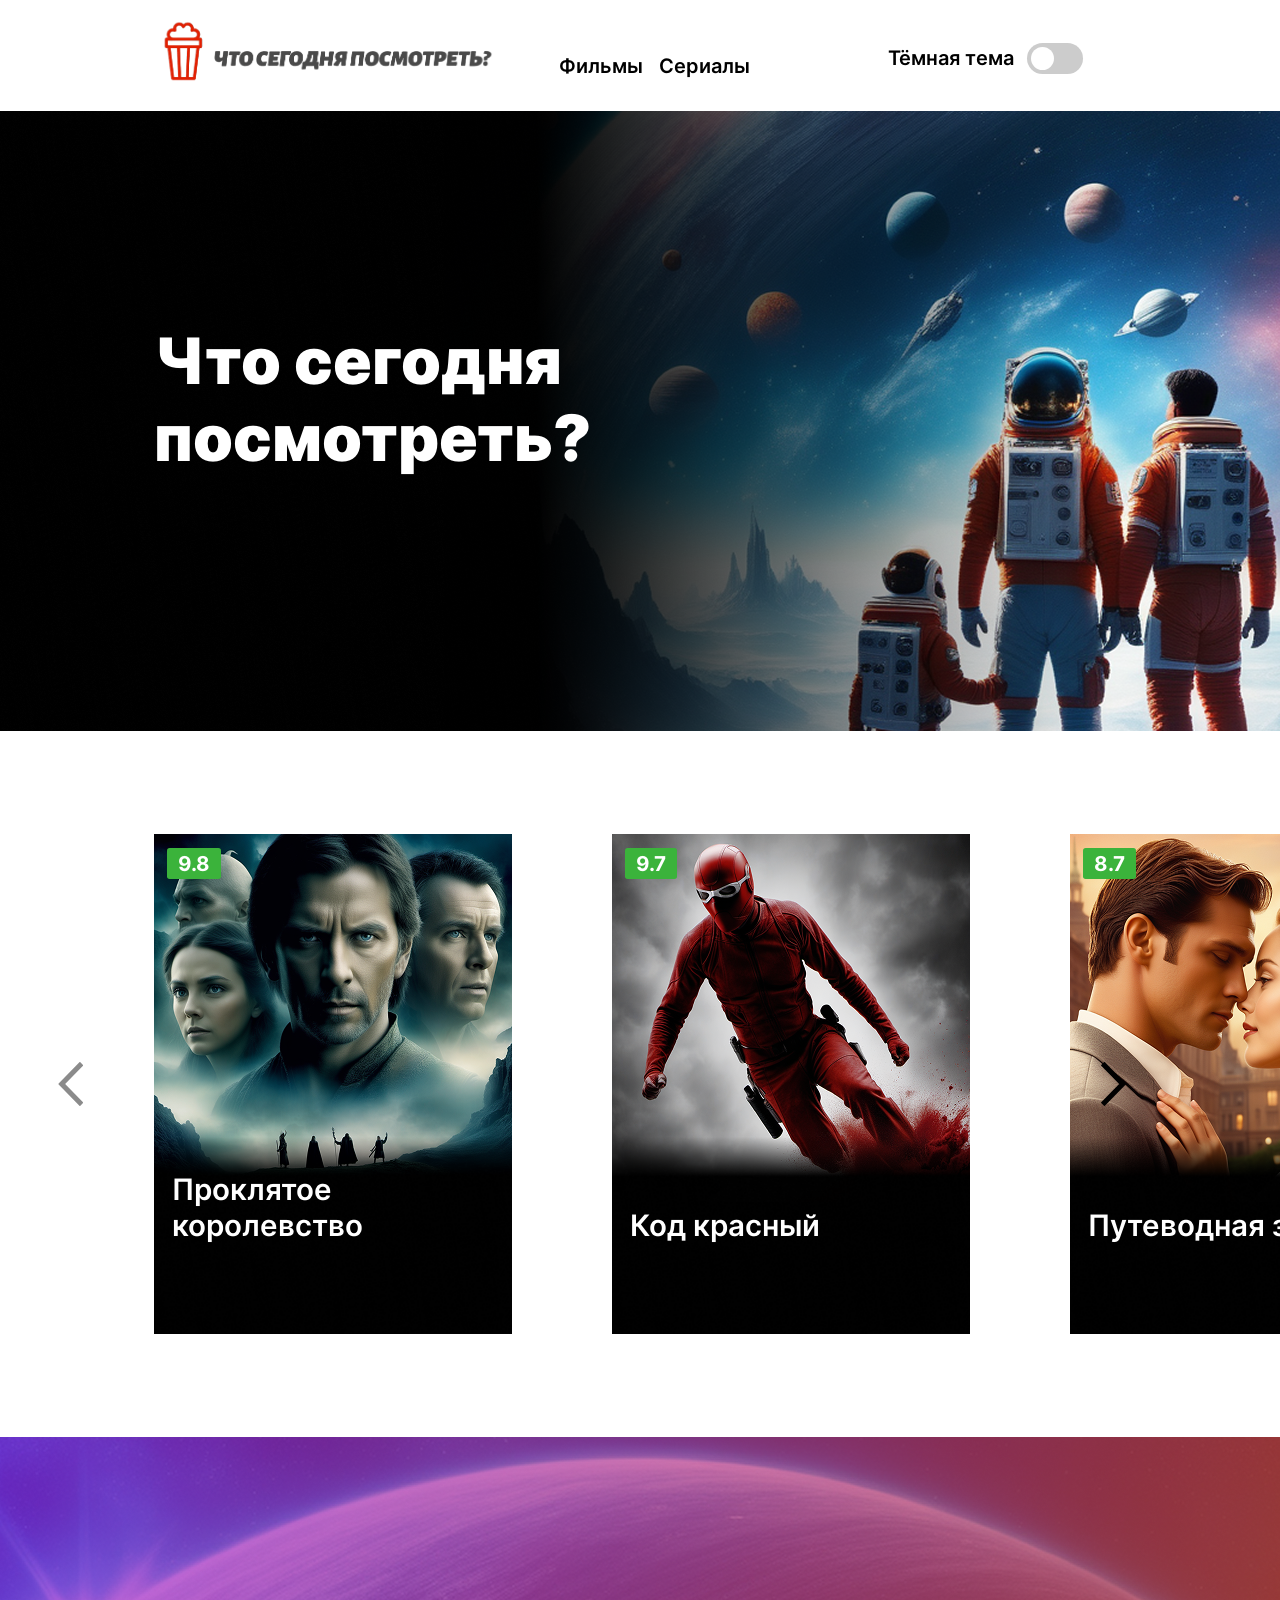
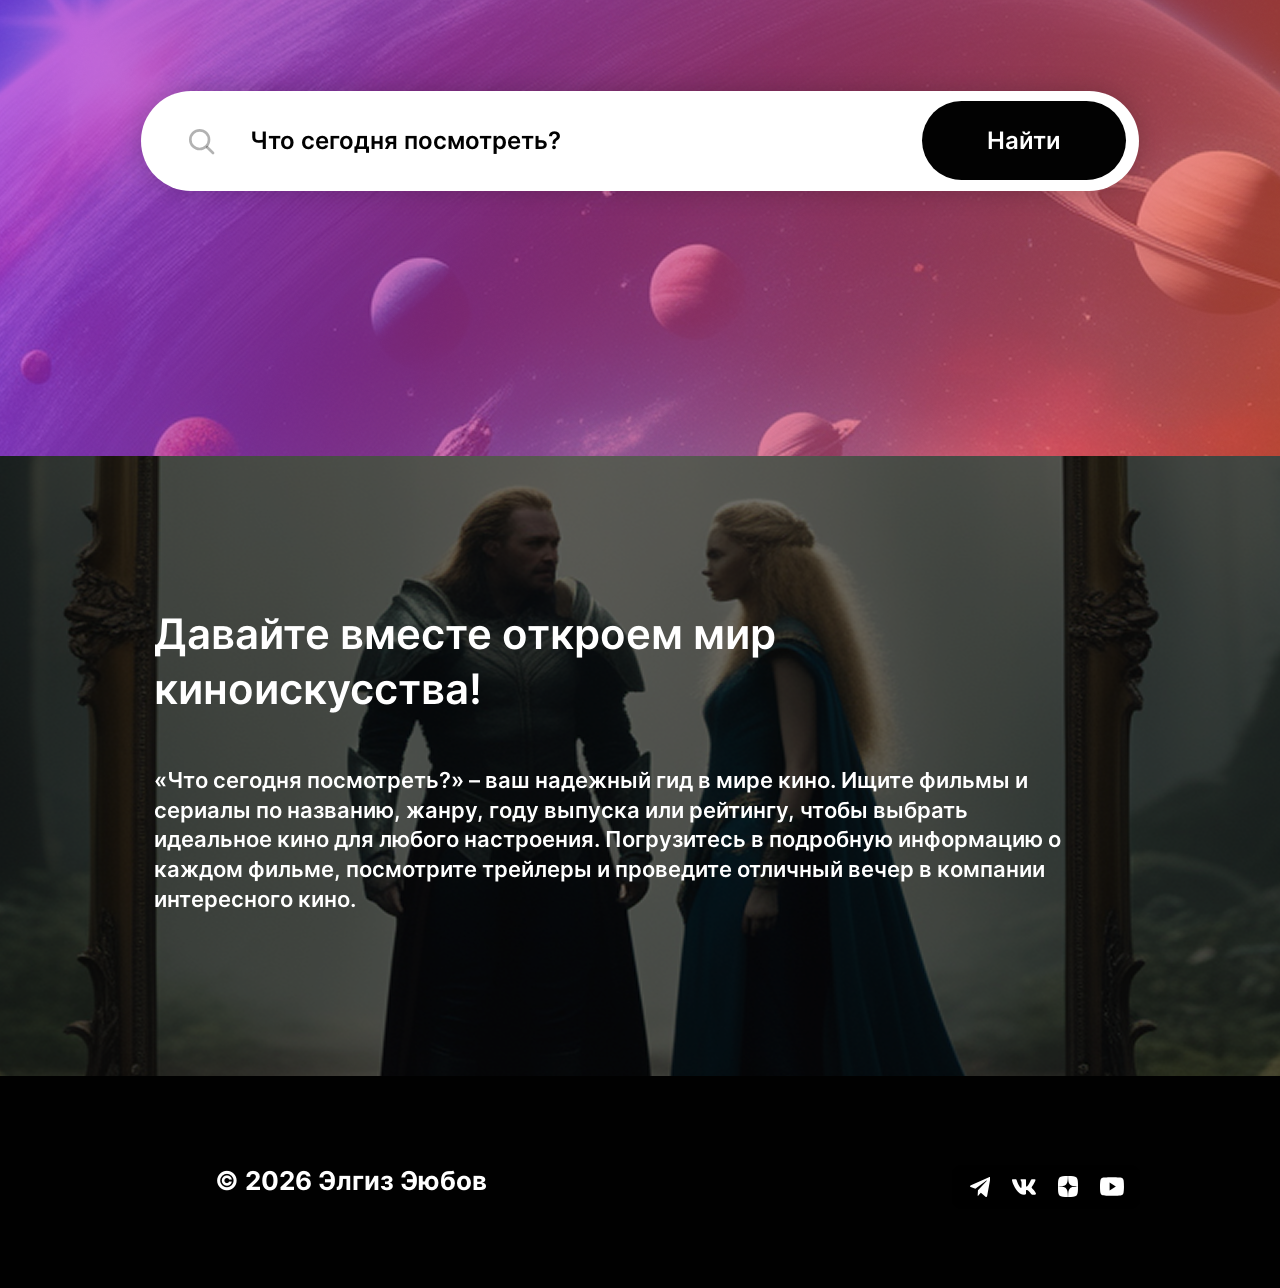
<file: index.html>
<!DOCTYPE html>
<html lang="ru">

<head>
  <meta charset="UTF-8" />
  <link rel="stylesheet" href="style/fonts.css" />
  <link rel="stylesheet" href="style/colors.css" />
  <link rel="stylesheet" href="style/common.css" />
  <link rel="stylesheet" href="style/index.css" />
  <meta name="viewport" content="width=device-width, initial-scale=1.0" />
  <title>Что сегодня посмотреть? - Поиск фильмов</title>
  <link rel="icon" href="favicon.ico" type="image/x-icon" />
</head>

<body>
  <div class="main-container">
    <header class="rectangle">
      <a class="diplom-logo" href="index.html" aria-label="На главную">
        <img src="assets/icons/remote/Q2mEk3fFPr.png" alt="Логотип Что сегодня посмотреть" class="diplom-logo__img" />
      </a>
      <label class="theme-toggle" for="theme-checkbox">
        <input type="checkbox" id="theme-checkbox" />
        <span class="toggle-slider"></span>
      </label>
      <span class="theme-label">Тёмная тема</span>
      <nav class="top-nav" aria-label="Основная навигация">
        <a class="films" href="movie_list/index.html">Фильмы</a>
        <a class="series" href="series_list/index.html">Сериалы</a>
      </nav>
    </header>
    <h1 class="what-to-watch">Что сегодня посмотреть?</h1>
    <div class="flex-row-a">
      <div class="film-card"></div>
      <div class="film-card-1"></div>
      <div class="film-card-2"></div>
      <button class="vector-prev" type="button" aria-label="Предыдущие карточки"></button>
      <div class="vector"></div>
    </div>
    <div class="rectangle-3">
      <div class="rectangle-4">
        <form id="search-form" class="search-form">
          <input type="text" id="search-query" class="search-input" placeholder="Что сегодня посмотреть?" />
          <button type="submit" class="frame search-btn"><span class="find">Найти</span></button>
        </form>
      </div>
    </div>
    <section class="about-site" aria-label="О проекте">
      <h1 class="explore-cinema">Давайте вместе откроем мир киноискусства!</h1>
      <p class="movie-guide">«Что сегодня посмотреть?» – ваш надежный гид в мире кино. Ищите фильмы
        и сериалы по названию, жанру, году выпуска или рейтингу, чтобы выбрать
        идеальное кино для любого настроения. Погрузитесь в подробную информацию
        о каждом фильме, посмотрите трейлеры и проведите отличный вечер в
        компании интересного кино.</p>
    </section>
    <footer class="rectangle-5">
      <span class="author">© 2026 Элгиз Эюбов</span>
      <div class="social-media">
        <a class="telegram" href="#" aria-label="Telegram">
          <svg viewBox="0 0 20.3457 19.9639" xmlns="http://www.w3.org/2000/svg"
            xmlns:xlink="http://www.w3.org/1999/xlink" width="20.345703" height="19.963867" fill="none"
            customFrame="#000000" class="telegram">
            <path
              d="M18.9722 0.131267L0.950007 8.26238C-0.279933 8.84039 -0.272816 9.64316 0.724352 10.0011L5.35135 11.6899L16.0569 3.78713C16.5631 3.42678 17.0256 3.62059 16.6455 4.01544L7.97183 13.1741L7.9698 13.1741L7.97183 13.1753L7.65268 18.7554C8.12026 18.7554 8.32661 18.5044 8.58886 18.2084L10.8363 15.6514L15.5111 19.6914C16.3731 20.2468 16.9921 19.9614 17.2066 18.7578L20.2753 1.8367C20.5894 0.363176 19.7945 -0.304011 18.9722 0.131267Z"
              fill="currentColor" fill-rule="nonzero" />
          </svg>
        </a>
        <a class="vk" href="#" aria-label="ВКонтакте">
          <svg viewBox="0 0 30.7026 19.8335" xmlns="http://www.w3.org/2000/svg"
            xmlns:xlink="http://www.w3.org/1999/xlink" width="30.702637" height="19.833496" fill="none"
            customFrame="#000000" class="vk">
            <path
              d="M29.9982 1.343C30.2105 0.5695 29.9982 0 28.9812 0L25.6232 0C24.7686 0 24.3746 0.491572 24.161 1.03414C24.161 1.03414 22.4532 5.56186 20.0342 8.50286C19.2513 9.35564 18.8956 9.62628 18.4684 9.62628C18.2548 9.62628 17.9336 9.35564 17.9336 8.58078L17.9336 1.343C17.9336 0.413644 17.6983 0 16.987 0L11.7063 0C11.1729 0 10.8518 0.430644 10.8518 0.840072C10.8518 1.71986 12.0619 1.92386 12.186 4.40014L12.186 9.78064C12.186 10.9608 11.9903 11.1746 11.563 11.1746C10.4245 11.1746 7.65499 6.62578 6.01116 1.42093C5.6926 0.408 5.37023 0 4.51187 0L1.15132 0C0.191886 0 0 0.491572 0 1.03414C0 2.00036 1.13853 6.8 5.30244 13.1481C8.07837 17.4831 11.9865 19.8334 15.5466 19.8334C17.6816 19.8334 17.9452 19.312 17.9452 18.4124L17.9452 15.1356C17.9452 14.0916 18.1473 13.8834 18.824 13.8834C19.3229 13.8834 20.1761 14.1554 22.1692 16.2449C24.4463 18.7226 24.8211 19.8334 26.1029 19.8334L29.4609 19.8334C30.4203 19.8334 30.9013 19.312 30.625 18.2806C30.3206 17.255 29.2332 15.7661 27.7915 13.9995C27.0086 12.9936 25.8342 11.9099 25.4774 11.3674C24.9797 10.6718 25.1217 10.3615 25.4774 9.74243C25.4774 9.74243 29.5709 3.47228 29.9969 1.343L29.9982 1.343Z"
              fill="currentColor" fill-rule="evenodd" />
          </svg>
        </a>
        <a class="yandex-zen" href="#" aria-label="Дзен">
          <svg viewBox="0 0 20 21" xmlns="http://www.w3.org/2000/svg" xmlns:xlink="http://www.w3.org/1999/xlink"
            width="20.000000" height="21.000000" fill="none" customFrame="#000000">
            <path
              d="M11.9286 12.525C10.3571 14.2275 10.2429 16.35 10.1071 21C14.2357 21 17.0857 20.985 18.5571 19.485C19.9857 17.94 20 14.805 20 10.6125C15.5714 10.7625 13.55 10.875 11.9286 12.525ZM0 10.6125C0 14.805 0.0142857 17.94 1.44286 19.485C2.91429 20.985 5.76429 21 9.89286 21C9.75 16.35 9.64286 14.2275 8.07143 12.525C6.45 10.875 4.42857 10.755 0 10.6125ZM9.89286 0C5.77143 0 2.91429 0.015 1.44286 1.515C0.0142857 3.06 0 6.195 0 10.3875C4.42857 10.2375 6.45 10.125 8.07143 8.475C9.64286 6.7725 9.75714 4.65 9.89286 0ZM11.9286 8.475C10.3571 6.7725 10.2429 4.65 10.1071 0C14.2357 0 17.0857 0.015 18.5571 1.515C19.9857 3.06 20 6.195 20 10.3875C15.5714 10.2375 13.55 10.125 11.9286 8.475Z"
              fill="currentColor" fill-rule="nonzero" />
          </svg>
        </a>
        <a class="youtube" href="#" aria-label="YouTube">
          <svg viewBox="0 0 27 21" xmlns="http://www.w3.org/2000/svg" xmlns:xlink="http://www.w3.org/1999/xlink"
            width="27.000000" height="21.000000" fill="none" customFrame="#000000" class="youtube">
            <path
              d="M26.4365 3.28041C26.2828 2.64519 25.9814 2.06591 25.5626 1.60053C25.1438 1.13516 24.6221 0.800023 24.0499 0.628662C21.9435 1.19209e-07 13.5 2.12332e-20 13.5 2.12332e-20C13.5 2.12332e-20 5.05647 -1.19209e-07 2.95011 0.625319C2.37763 0.796124 1.85572 1.13107 1.4368 1.59654C1.01788 2.06199 0.716702 2.64157 0.563505 3.27707C-1.19209e-07 5.61783 1.91343e-20 10.5 1.91343e-20 10.5C1.91343e-20 10.5 -1.19209e-07 15.3822 0.563505 17.7196C0.873884 19.0104 1.78996 20.0269 2.95011 20.3713C5.05647 21 13.5 21 13.5 21C13.5 21 21.9435 21 24.0499 20.3713C25.2131 20.0269 26.1261 19.0104 26.4365 17.7196C27 15.3822 27 10.5 27 10.5C27 10.5 27 5.61783 26.4365 3.28041ZM10.8181 14.9809L10.8181 6.01911L17.8092 10.4666L10.8181 14.9809Z"
              fill="currentColor" fill-rule="nonzero" />
          </svg>
        </a>
      </div>
    </footer>
    <div class="header"></div>
    <div class="rectangle-6"></div>
  </div>
  <script src="script/mobile-redirect.js"></script>
  <script src="script/api.js"></script>
  <script src="script/main.js"></script>
  <script src="script/index.js"></script>
</body>

</html>
</file>
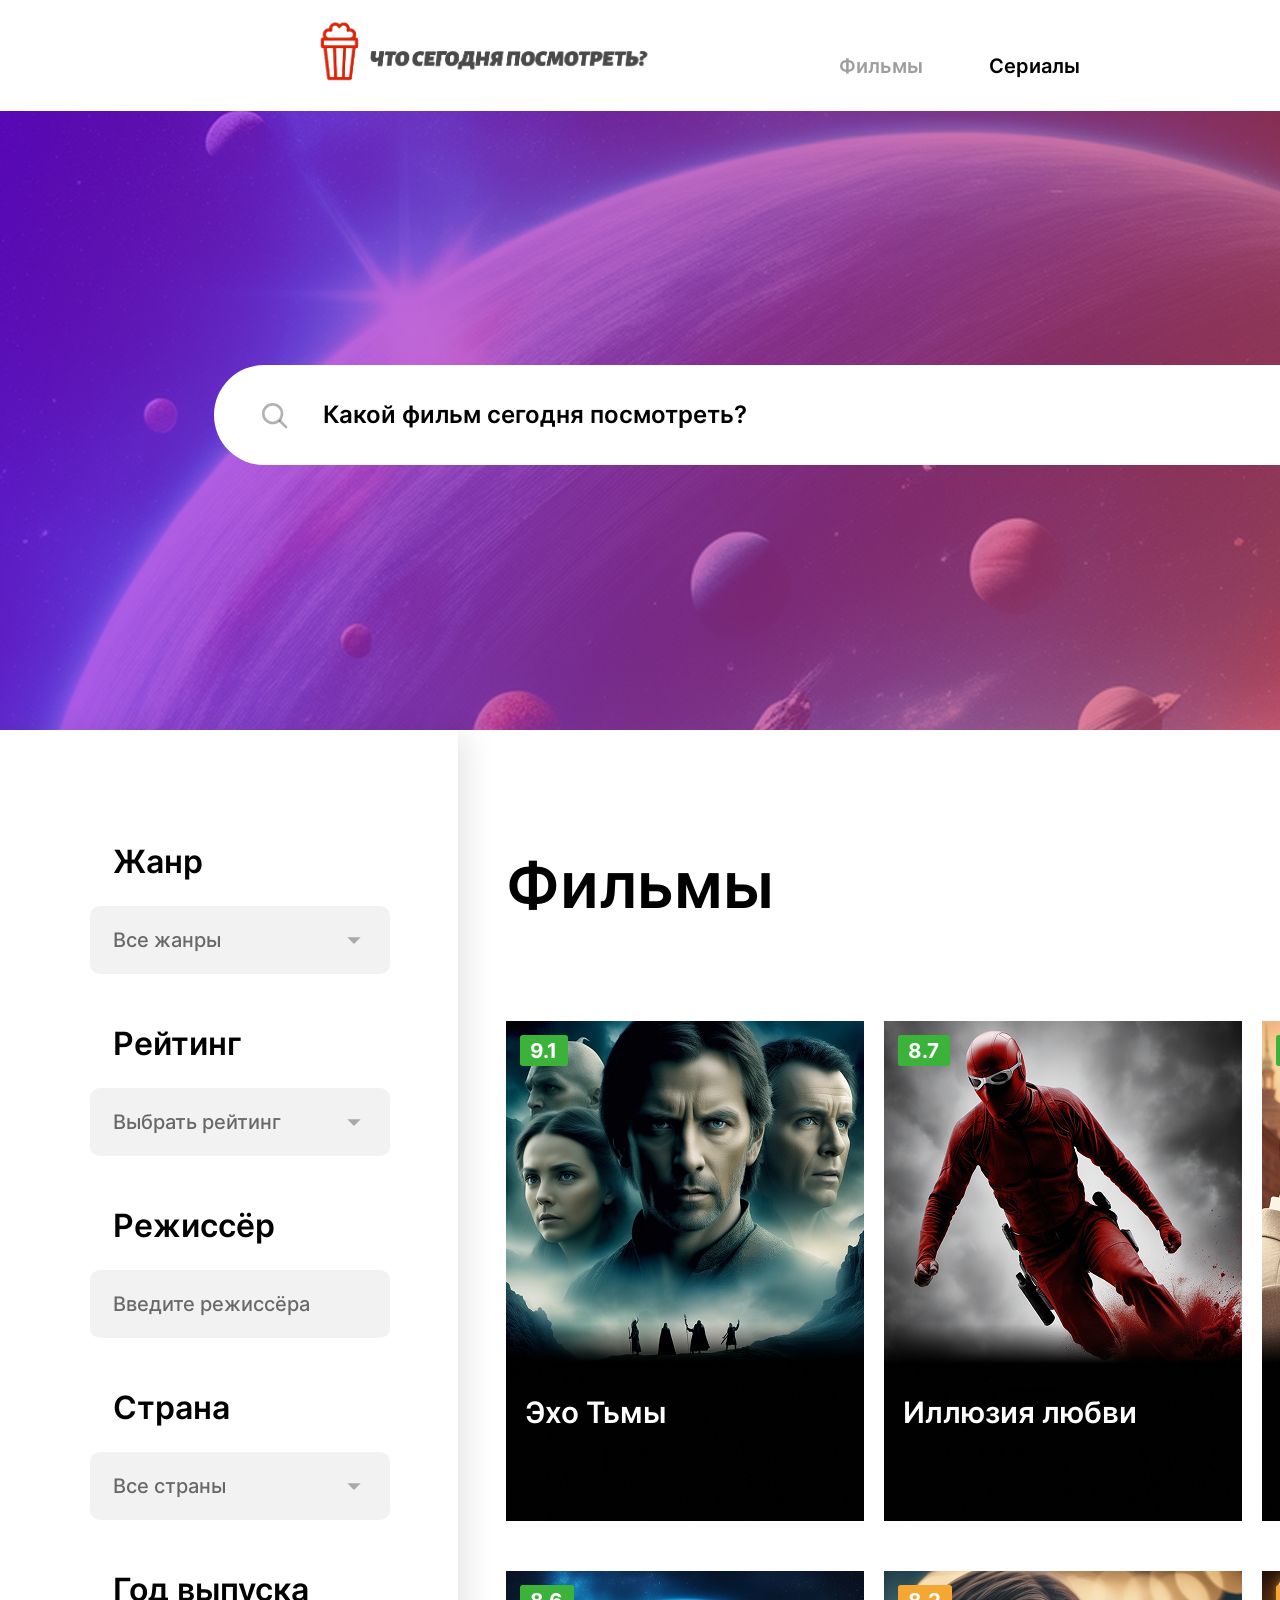
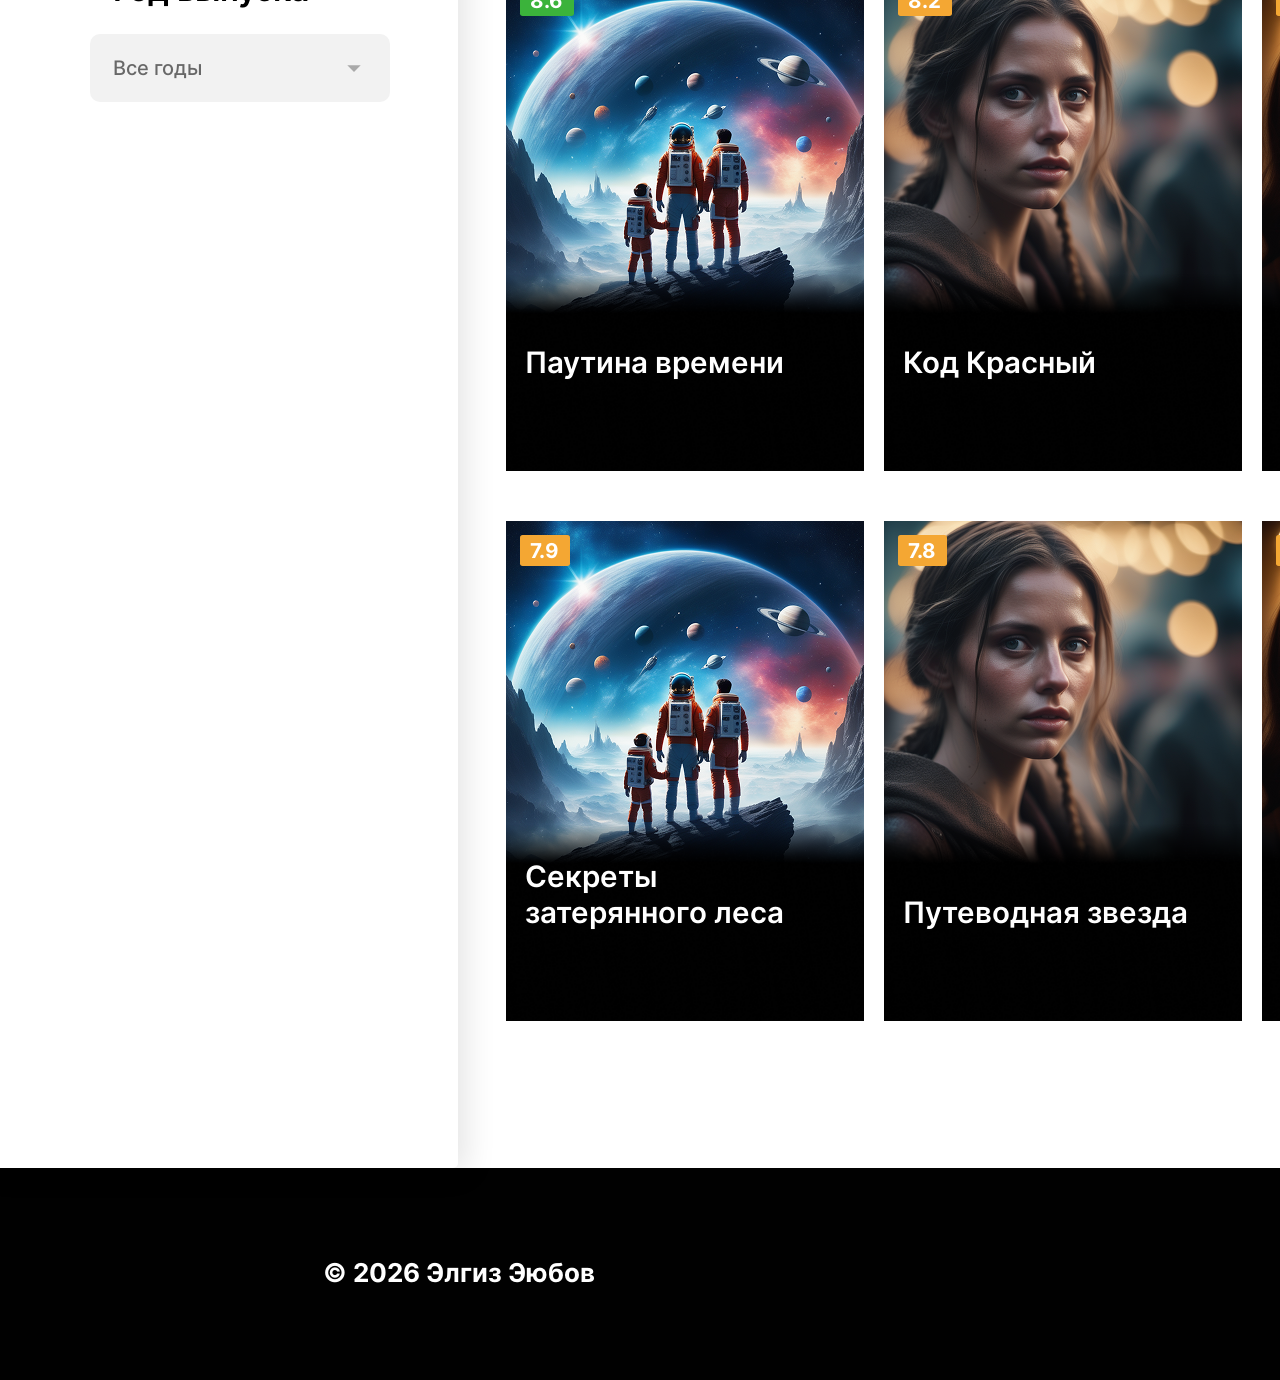
<file: movie_list/index.html>
<!DOCTYPE html>
<html lang="ru">

<head>
  <meta charset="UTF-8" />
  <link rel="stylesheet" href="../style/fonts.css" />
  <link rel="stylesheet" href="../style/colors.css" />
  <link rel="stylesheet" href="../style/common.css" />
  <link rel="stylesheet" href="../style/lists.css" />
  <meta name="viewport" content="width=device-width, initial-scale=1.0" />
  <title>Фильмы - Что сегодня посмотреть?</title>
</head>

<body>
  <div class="main-container">
    <header class="rectangle">
      <a class="diplom-logo" href="../index.html" aria-label="На главную">
        <img src="../assets/icons/remote/bwoRxEsezm.png" alt="Логотип Что сегодня посмотреть"
          class="diplom-logo__img" />
      </a>
      <label class="theme-toggle" for="theme-checkbox">
        <input type="checkbox" id="theme-checkbox" />
        <span class="toggle-slider"></span>
      </label>
      <span class="theme-label">Тёмная тема</span>
      <nav class="top-nav" aria-label="Основная навигация">
        <a class="movies" href="index.html" aria-current="page">Фильмы</a>
        <a class="series" href="../series_list/index.html">Сериалы</a>
      </nav>
    </header>
    <div class="flex-row-c">
      <div class="rectangle-1">
        <div class="rectangle-2">
          <form id="search-form" class="search-form">
            <input type="text" id="search-query" class="search-input" placeholder="Какой фильм сегодня посмотреть?" />
            <button type="submit" class="frame search-btn"><span class="search">Найти</span></button>
          </form>
        </div>
      </div>
      <form class="filter" id="filter-form" aria-label="Фильтры фильмов">
        <div class="default-property">
          <div class="filter-3">
            <label class="genre" for="genre-filter">Жанр</label>
            <div class="frame-4">
              <select id="genre-filter" class="filter-select">
                <option value="">Все жанры</option>
                <option value="fantasy">Фэнтези</option>
                <option value="drama">Драма</option>
                <option value="action">Боевик</option>
                <option value="thriller">Триллер</option>
                <option value="scifi">Фантастика</option>
                <option value="horror">Ужасы</option>
                <option value="comedy">Комедия</option>
              </select>
            </div>
          </div>
          <div class="frame-6">
            <label class="rating" for="rating-filter">Рейтинг</label>
            <div class="frame-7">
              <select id="rating-filter" class="filter-select">
                <option value="">Выбрать рейтинг</option>
                <option value="9">от 9</option>
                <option value="8">от 8</option>
                <option value="7">от 7</option>
                <option value="6">от 6</option>
              </select>
            </div>
          </div>
          <div class="frame-6">
            <label class="rating" for="director-filter">Режиссёр</label>
            <div class="frame-7">
              <input type="text" id="director-filter" class="filter-select filter-input" placeholder="Введите режиссёра"
                autocomplete="off" />
            </div>
          </div>
          <div class="frame-b">
            <label class="genre-c" for="country-filter">Страна</label>
            <div class="frame-d">
              <select id="country-filter" class="filter-select">
                <option value="">Все страны</option>
                <option value="usa">США</option>
                <option value="uk">Великобритания</option>
                <option value="russia">Россия</option>
                <option value="france">Франция</option>
              </select>
            </div>
          </div>
          <div class="frame-10">
            <label class="genre-11" for="year-filter">Год выпуска</label>
            <div class="frame-12">
              <select id="year-filter" class="filter-select">
                <option value="">Все годы</option>
                <option value="2025">2025</option>
                <option value="2024">2024</option>
                <option value="2023">2023</option>
                <option value="2022">2022</option>
                <option value="2021">2021</option>
              </select>
            </div>
          </div>

        </div>
      </form>
      <h1 class="films-16">Фильмы</h1>
      <div class="pagination-top" id="pagination-top"></div>
      <div class="cards-grid" id="cards-grid"></div>
      <div class="pagination" id="pagination"></div>
    </div>
    <footer class="rectangle-1e">
      <span class="author-name">© 2026 Элгиз Эюбов</span>
      <div class="social-media">
        <a class="telegram" href="#" aria-label="Telegram">
          <svg viewBox="0 0 20.3457 19.9639" xmlns="http://www.w3.org/2000/svg"
            xmlns:xlink="http://www.w3.org/1999/xlink" width="20.345703" height="19.963867" fill="none"
            customFrame="#000000" class="telegram">
            <path
              d="M18.9722 0.131267L0.950007 8.26238C-0.279933 8.84039 -0.272816 9.64316 0.724352 10.0011L5.35135 11.6899L16.0569 3.78713C16.5631 3.42678 17.0256 3.62059 16.6455 4.01544L7.97183 13.1741L7.9698 13.1741L7.97183 13.1753L7.65268 18.7554C8.12026 18.7554 8.32661 18.5044 8.58886 18.2084L10.8363 15.6514L15.5111 19.6914C16.3731 20.2468 16.9921 19.9614 17.2066 18.7578L20.2753 1.8367C20.5894 0.363176 19.7945 -0.304011 18.9722 0.131267Z"
              fill="currentColor" fill-rule="nonzero" />
          </svg>
        </a>
        <a class="vk" href="#" aria-label="ВКонтакте">
          <svg viewBox="0 0 30.7026 19.8335" xmlns="http://www.w3.org/2000/svg"
            xmlns:xlink="http://www.w3.org/1999/xlink" width="30.702637" height="19.833496" fill="none"
            customFrame="#000000" class="vk">
            <path
              d="M29.9982 1.343C30.2105 0.5695 29.9982 0 28.9812 0L25.6232 0C24.7686 0 24.3746 0.491572 24.161 1.03414C24.161 1.03414 22.4532 5.56186 20.0342 8.50286C19.2513 9.35564 18.8956 9.62628 18.4684 9.62628C18.2548 9.62628 17.9336 9.35564 17.9336 8.58078L17.9336 1.343C17.9336 0.413644 17.6983 0 16.987 0L11.7063 0C11.1729 0 10.8518 0.430644 10.8518 0.840072C10.8518 1.71986 12.0619 1.92386 12.186 4.40014L12.186 9.78064C12.186 10.9608 11.9903 11.1746 11.563 11.1746C10.4245 11.1746 7.65499 6.62578 6.01116 1.42093C5.6926 0.408 5.37023 0 4.51187 0L1.15132 0C0.191886 0 0 0.491572 0 1.03414C0 2.00036 1.13853 6.8 5.30244 13.1481C8.07837 17.4831 11.9865 19.8334 15.5466 19.8334C17.6816 19.8334 17.9452 19.312 17.9452 18.4124L17.9452 15.1356C17.9452 14.0916 18.1473 13.8834 18.824 13.8834C19.3229 13.8834 20.1761 14.1554 22.1692 16.2449C24.4463 18.7226 24.8211 19.8334 26.1029 19.8334L29.4609 19.8334C30.4203 19.8334 30.9013 19.312 30.625 18.2806C30.3206 17.255 29.2332 15.7661 27.7915 13.9995C27.0086 12.9936 25.8342 11.9099 25.4774 11.3674C24.9797 10.6718 25.1217 10.3615 25.4774 9.74243C25.4774 9.74243 29.5709 3.47228 29.9969 1.343L29.9982 1.343Z"
              fill="currentColor" fill-rule="evenodd" />
          </svg>
        </a>
        <a class="yandex-zen" href="#" aria-label="Дзен">
          <svg viewBox="0 0 20 21" xmlns="http://www.w3.org/2000/svg" xmlns:xlink="http://www.w3.org/1999/xlink"
            width="20.000000" height="21.000000" fill="none" customFrame="#000000">
            <path
              d="M11.9286 12.525C10.3571 14.2275 10.2429 16.35 10.1071 21C14.2357 21 17.0857 20.985 18.5571 19.485C19.9857 17.94 20 14.805 20 10.6125C15.5714 10.7625 13.55 10.875 11.9286 12.525ZM0 10.6125C0 14.805 0.0142857 17.94 1.44286 19.485C2.91429 20.985 5.76429 21 9.89286 21C9.75 16.35 9.64286 14.2275 8.07143 12.525C6.45 10.875 4.42857 10.755 0 10.6125ZM9.89286 0C5.77143 0 2.91429 0.015 1.44286 1.515C0.0142857 3.06 0 6.195 0 10.3875C4.42857 10.2375 6.45 10.125 8.07143 8.475C9.64286 6.7725 9.75714 4.65 9.89286 0ZM11.9286 8.475C10.3571 6.7725 10.2429 4.65 10.1071 0C14.2357 0 17.0857 0.015 18.5571 1.515C19.9857 3.06 20 6.195 20 10.3875C15.5714 10.2375 13.55 10.125 11.9286 8.475Z"
              fill="currentColor" fill-rule="nonzero" />
          </svg>
        </a>
        <a class="youtube" href="#" aria-label="YouTube">
          <svg viewBox="0 0 27 21" xmlns="http://www.w3.org/2000/svg" xmlns:xlink="http://www.w3.org/1999/xlink"
            width="27.000000" height="21.000000" fill="none" customFrame="#000000" class="youtube">
            <path
              d="M26.4365 3.28041C26.2828 2.64519 25.9814 2.06591 25.5626 1.60053C25.1438 1.13516 24.6221 0.800023 24.0499 0.628662C21.9435 1.19209e-07 13.5 2.12332e-20 13.5 2.12332e-20C13.5 2.12332e-20 5.05647 -1.19209e-07 2.95011 0.625319C2.37763 0.796124 1.85572 1.13107 1.4368 1.59654C1.01788 2.06199 0.716702 2.64157 0.563505 3.27707C-1.19209e-07 5.61783 1.91343e-20 10.5 1.91343e-20 10.5C1.91343e-20 10.5 -1.19209e-07 15.3822 0.563505 17.7196C0.873884 19.0104 1.78996 20.0269 2.95011 20.3713C5.05647 21 13.5 21 13.5 21C13.5 21 21.9435 21 24.0499 20.3713C25.2131 20.0269 26.1261 19.0104 26.4365 17.7196C27 15.3822 27 10.5 27 10.5C27 10.5 27 5.61783 26.4365 3.28041ZM10.8181 14.9809L10.8181 6.01911L17.8092 10.4666L10.8181 14.9809Z"
              fill="currentColor" fill-rule="nonzero" />
          </svg>
        </a>
      </div>
    </footer>
  </div>
  <script src="../script/mobile-redirect.js"></script>
  <script src="../script/api.js"></script>
  <script src="../script/main.js"></script>
  <script src="../script/lists.js"></script>
</body>

</html>
</file>
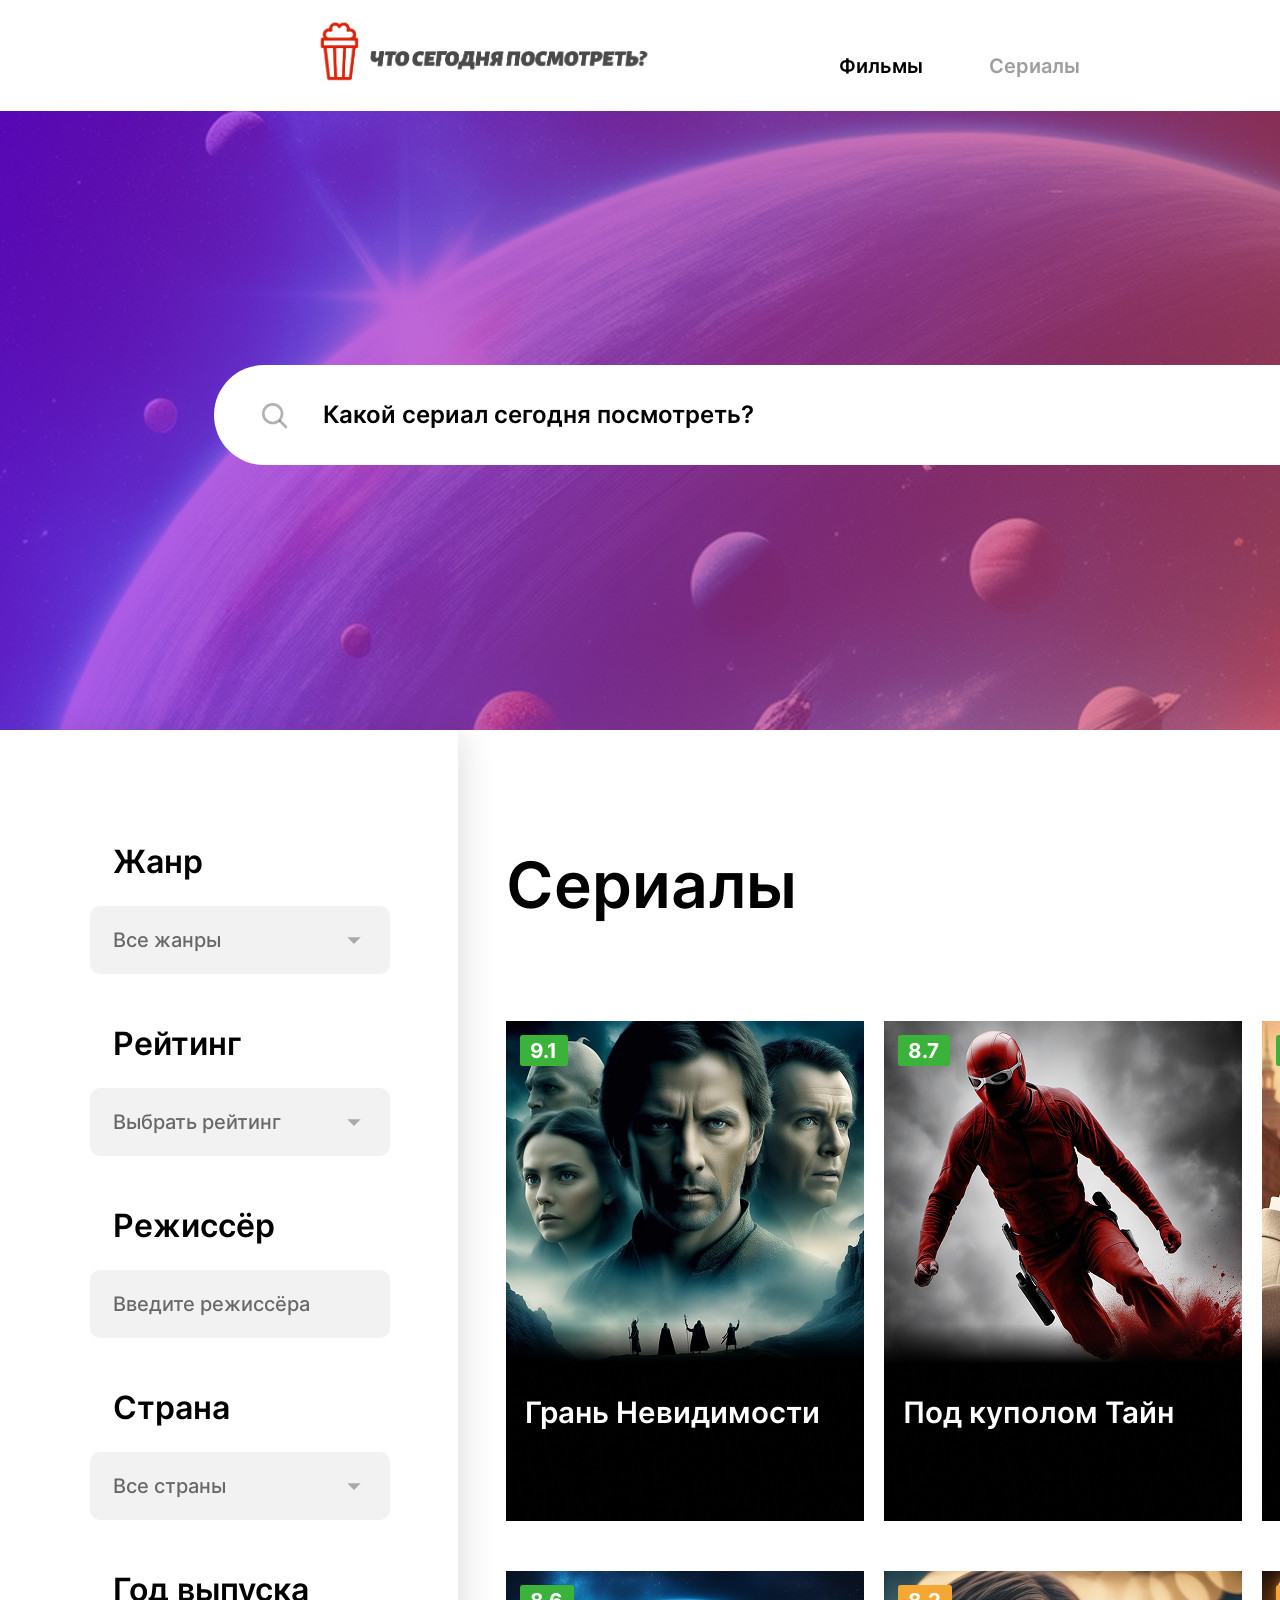
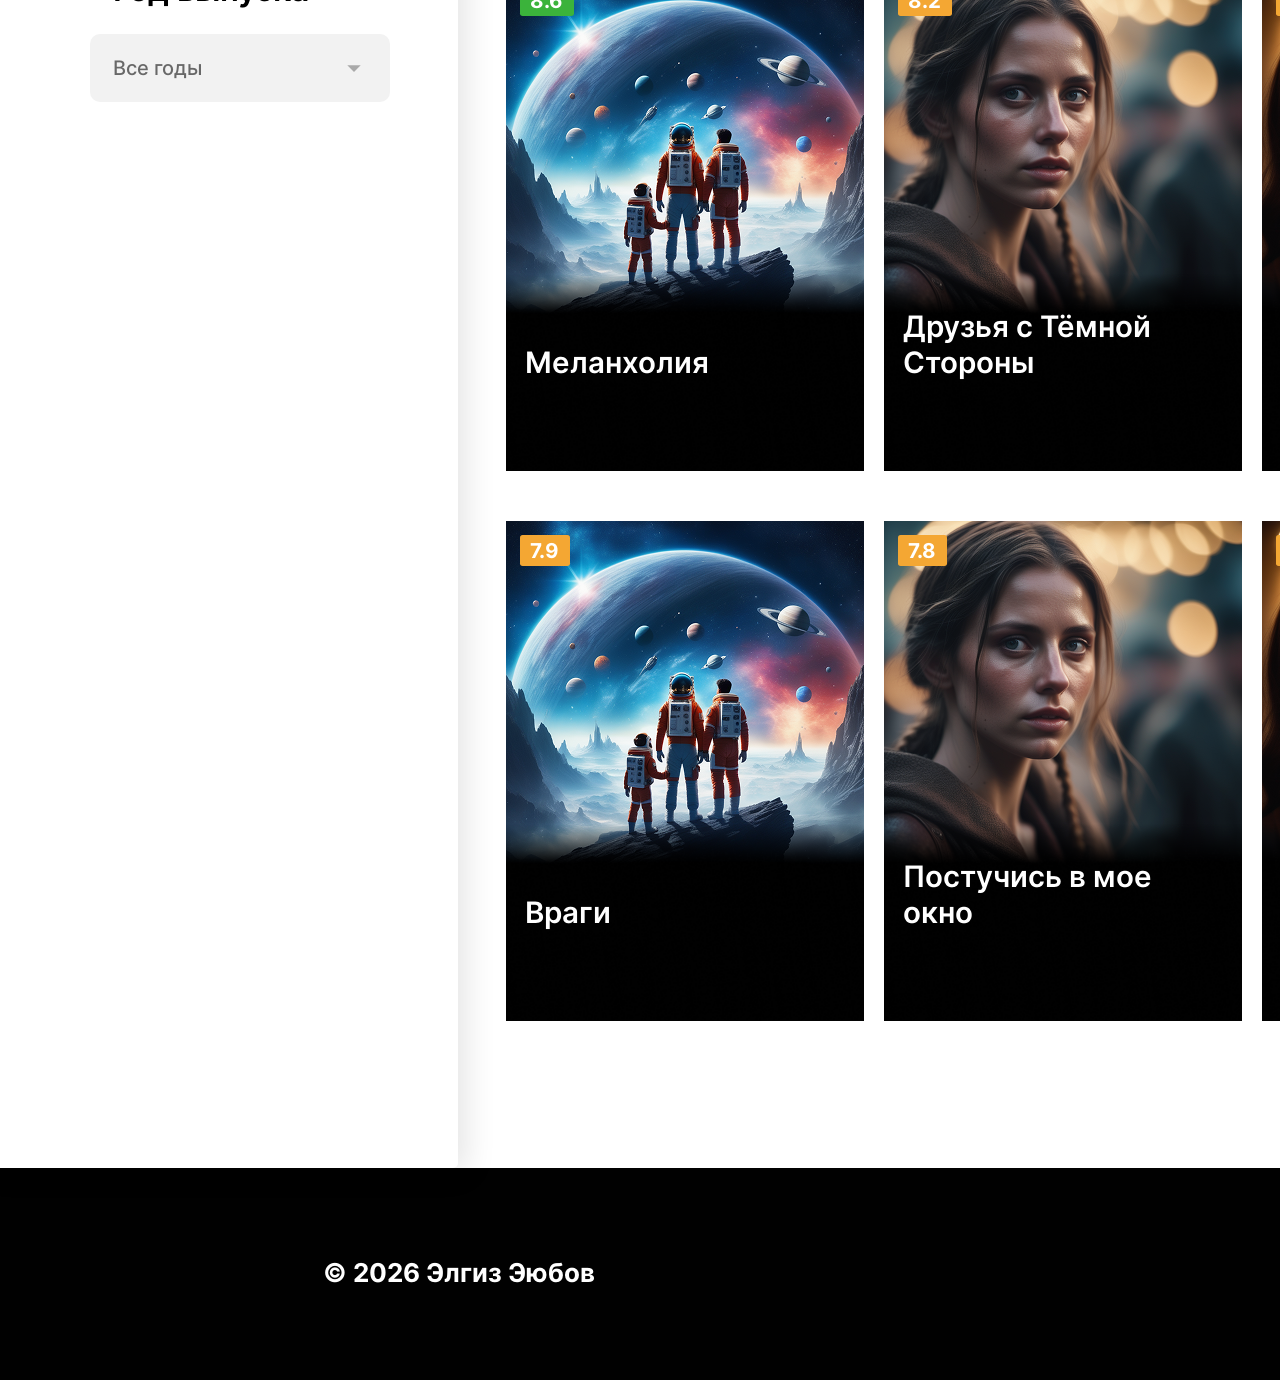
<file: series_list/index.html>
<!DOCTYPE html>
<html lang="ru">

<head>
  <meta charset="UTF-8" />
  <link rel="stylesheet" href="../style/fonts.css" />
  <link rel="stylesheet" href="../style/colors.css" />
  <link rel="stylesheet" href="../style/common.css" />
  <link rel="stylesheet" href="../style/lists.css" />
  <meta name="viewport" content="width=device-width, initial-scale=1.0" />
  <title>Сериалы - Что сегодня посмотреть?</title>
</head>

<body>
  <div class="main-container">
    <header class="rectangle">
      <a class="diplom-logo" href="../index.html" aria-label="На главную">
        <img src="../assets/icons/remote/bwoRxEsezm.png" alt="Логотип Что сегодня посмотреть"
          class="diplom-logo__img" />
      </a>
      <label class="theme-toggle" for="theme-checkbox">
        <input type="checkbox" id="theme-checkbox" />
        <span class="toggle-slider"></span>
      </label>
      <span class="theme-label">Тёмная тема</span>
      <nav class="top-nav" aria-label="Основная навигация">
        <a class="movies" href="../movie_list/index.html">Фильмы</a>
        <a class="series" href="index.html" aria-current="page">Сериалы</a>
      </nav>
    </header>

    <div class="flex-row-c">
      <div class="rectangle-1">
        <div class="rectangle-2">
          <form id="search-form" class="search-form">
            <input type="text" id="search-query" class="search-input" placeholder="Какой сериал сегодня посмотреть?" />
            <button type="submit" class="frame search-btn"><span class="search">Найти</span></button>
          </form>
        </div>
      </div>

      <form class="filter" id="filter-form" aria-label="Фильтры сериалов">
        <div class="default-property">
          <div class="filter-3">
            <label class="genre" for="genre-filter">Жанр</label>
            <div class="frame-4">
              <select id="genre-filter" class="filter-select">
                <option value="">Все жанры</option>
                <option value="fantasy">Фэнтези</option>
                <option value="drama">Драма</option>
                <option value="thriller">Триллер</option>
                <option value="scifi">Фантастика</option>
                <option value="crime">Криминал</option>
                <option value="comedy">Комедия</option>
              </select>
            </div>
          </div>

          <div class="frame-6">
            <label class="rating" for="rating-filter">Рейтинг</label>
            <div class="frame-7">
              <select id="rating-filter" class="filter-select">
                <option value="">Выбрать рейтинг</option>
                <option value="9">от 9</option>
                <option value="8">от 8</option>
                <option value="7">от 7</option>
              </select>
            </div>
          </div>
          <div class="frame-6">
            <label class="rating" for="director-filter">Режиссёр</label>
            <div class="frame-7">
              <input type="text" id="director-filter" class="filter-select filter-input" placeholder="Введите режиссёра"
                autocomplete="off" />
            </div>
          </div>

          <div class="frame-b">
            <label class="genre-c" for="country-filter">Страна</label>
            <div class="frame-d">
              <select id="country-filter" class="filter-select">
                <option value="">Все страны</option>
                <option value="usa">США</option>
                <option value="uk">Великобритания</option>
                <option value="russia">Россия</option>
              </select>
            </div>
          </div>

          <div class="frame-10">
            <label class="genre-11" for="year-filter">Год выпуска</label>
            <div class="frame-12">
              <select id="year-filter" class="filter-select">
                <option value="">Все годы</option>
                <option value="2025">2025</option>
                <option value="2024">2024</option>
                <option value="2023">2023</option>
                <option value="2022">2022</option>
              </select>
            </div>
          </div>
        </div>
      </form>

      <h1 class="films-16">Сериалы</h1>
      <div class="pagination-top" id="pagination-top"></div>
      <div class="cards-grid" id="cards-grid"></div>
      <div class="pagination" id="pagination"></div>
    </div>

    <footer class="rectangle-1e">
      <span class="author-name">© 2026 Элгиз Эюбов</span>
      <div class="social-media">
        <a class="telegram" href="#" aria-label="Telegram">
          <svg viewBox="0 0 20.3457 19.9639" xmlns="http://www.w3.org/2000/svg"
            xmlns:xlink="http://www.w3.org/1999/xlink" width="20.345703" height="19.963867" fill="none"
            customFrame="#000000" class="telegram">
            <path
              d="M18.9722 0.131267L0.950007 8.26238C-0.279933 8.84039 -0.272816 9.64316 0.724352 10.0011L5.35135 11.6899L16.0569 3.78713C16.5631 3.42678 17.0256 3.62059 16.6455 4.01544L7.97183 13.1741L7.9698 13.1741L7.97183 13.1753L7.65268 18.7554C8.12026 18.7554 8.32661 18.5044 8.58886 18.2084L10.8363 15.6514L15.5111 19.6914C16.3731 20.2468 16.9921 19.9614 17.2066 18.7578L20.2753 1.8367C20.5894 0.363176 19.7945 -0.304011 18.9722 0.131267Z"
              fill="currentColor" fill-rule="nonzero" />
          </svg>
        </a>
        <a class="vk" href="#" aria-label="ВКонтакте">
          <svg viewBox="0 0 30.7026 19.8335" xmlns="http://www.w3.org/2000/svg"
            xmlns:xlink="http://www.w3.org/1999/xlink" width="30.702637" height="19.833496" fill="none"
            customFrame="#000000" class="vk">
            <path
              d="M29.9982 1.343C30.2105 0.5695 29.9982 0 28.9812 0L25.6232 0C24.7686 0 24.3746 0.491572 24.161 1.03414C24.161 1.03414 22.4532 5.56186 20.0342 8.50286C19.2513 9.35564 18.8956 9.62628 18.4684 9.62628C18.2548 9.62628 17.9336 9.35564 17.9336 8.58078L17.9336 1.343C17.9336 0.413644 17.6983 0 16.987 0L11.7063 0C11.1729 0 10.8518 0.430644 10.8518 0.840072C10.8518 1.71986 12.0619 1.92386 12.186 4.40014L12.186 9.78064C12.186 10.9608 11.9903 11.1746 11.563 11.1746C10.4245 11.1746 7.65499 6.62578 6.01116 1.42093C5.6926 0.408 5.37023 0 4.51187 0L1.15132 0C0.191886 0 0 0.491572 0 1.03414C0 2.00036 1.13853 6.8 5.30244 13.1481C8.07837 17.4831 11.9865 19.8334 15.5466 19.8334C17.6816 19.8334 17.9452 19.312 17.9452 18.4124L17.9452 15.1356C17.9452 14.0916 18.1473 13.8834 18.824 13.8834C19.3229 13.8834 20.1761 14.1554 22.1692 16.2449C24.4463 18.7226 24.8211 19.8334 26.1029 19.8334L29.4609 19.8334C30.4203 19.8334 30.9013 19.312 30.625 18.2806C30.3206 17.255 29.2332 15.7661 27.7915 13.9995C27.0086 12.9936 25.8342 11.9099 25.4774 11.3674C24.9797 10.6718 25.1217 10.3615 25.4774 9.74243C25.4774 9.74243 29.5709 3.47228 29.9969 1.343L29.9982 1.343Z"
              fill="currentColor" fill-rule="evenodd" />
          </svg>
        </a>
        <a class="yandex-zen" href="#" aria-label="Дзен">
          <svg viewBox="0 0 20 21" xmlns="http://www.w3.org/2000/svg" xmlns:xlink="http://www.w3.org/1999/xlink"
            width="20.000000" height="21.000000" fill="none" customFrame="#000000">
            <path
              d="M11.9286 12.525C10.3571 14.2275 10.2429 16.35 10.1071 21C14.2357 21 17.0857 20.985 18.5571 19.485C19.9857 17.94 20 14.805 20 10.6125C15.5714 10.7625 13.55 10.875 11.9286 12.525ZM0 10.6125C0 14.805 0.0142857 17.94 1.44286 19.485C2.91429 20.985 5.76429 21 9.89286 21C9.75 16.35 9.64286 14.2275 8.07143 12.525C6.45 10.875 4.42857 10.755 0 10.6125ZM9.89286 0C5.77143 0 2.91429 0.015 1.44286 1.515C0.0142857 3.06 0 6.195 0 10.3875C4.42857 10.2375 6.45 10.125 8.07143 8.475C9.64286 6.7725 9.75714 4.65 9.89286 0ZM11.9286 8.475C10.3571 6.7725 10.2429 4.65 10.1071 0C14.2357 0 17.0857 0.015 18.5571 1.515C19.9857 3.06 20 6.195 20 10.3875C15.5714 10.2375 13.55 10.125 11.9286 8.475Z"
              fill="currentColor" fill-rule="nonzero" />
          </svg>
        </a>
        <a class="youtube" href="#" aria-label="YouTube">
          <svg viewBox="0 0 27 21" xmlns="http://www.w3.org/2000/svg" xmlns:xlink="http://www.w3.org/1999/xlink"
            width="27.000000" height="21.000000" fill="none" customFrame="#000000" class="youtube">
            <path
              d="M26.4365 3.28041C26.2828 2.64519 25.9814 2.06591 25.5626 1.60053C25.1438 1.13516 24.6221 0.800023 24.0499 0.628662C21.9435 1.19209e-07 13.5 2.12332e-20 13.5 2.12332e-20C13.5 2.12332e-20 5.05647 -1.19209e-07 2.95011 0.625319C2.37763 0.796124 1.85572 1.13107 1.4368 1.59654C1.01788 2.06199 0.716702 2.64157 0.563505 3.27707C-1.19209e-07 5.61783 1.91343e-20 10.5 1.91343e-20 10.5C1.91343e-20 10.5 -1.19209e-07 15.3822 0.563505 17.7196C0.873884 19.0104 1.78996 20.0269 2.95011 20.3713C5.05647 21 13.5 21 13.5 21C13.5 21 21.9435 21 24.0499 20.3713C25.2131 20.0269 26.1261 19.0104 26.4365 17.7196C27 15.3822 27 10.5 27 10.5C27 10.5 27 5.61783 26.4365 3.28041ZM10.8181 14.9809L10.8181 6.01911L17.8092 10.4666L10.8181 14.9809Z"
              fill="currentColor" fill-rule="nonzero" />
          </svg>
        </a>
      </div>
    </footer>
  </div>

  <script src="../script/mobile-redirect.js"></script>
  <script src="../script/api.js"></script>
  <script src="../script/main.js"></script>
  <script src="../script/lists.js"></script>
</body>

</html>
</file>
<file: style/fonts.css>
/* Локальное подключение Inter без внешних запросов. */

@font-face {
  font-family: 'Inter';
  src: url('../assets/fonts/Inter-Regular.otf') format('opentype');
  font-weight: 400;
  font-style: normal;
  font-display: swap;
}

@font-face {
  font-family: 'Inter';
  src: url('../assets/fonts/Inter-Medium.otf') format('opentype');
  font-weight: 500;
  font-style: normal;
  font-display: swap;
}

@font-face {
  font-family: 'Inter';
  src: url('../assets/fonts/Inter-SemiBold.otf') format('opentype');
  font-weight: 600;
  font-style: normal;
  font-display: swap;
}

@font-face {
  font-family: 'Inter';
  src: url('../assets/fonts/Inter-Bold.otf') format('opentype');
  font-weight: 700;
  font-style: normal;
  font-display: swap;
}

@font-face {
  font-family: 'Inter';
  src: url('../assets/fonts/Inter-Black.otf') format('opentype');
  font-weight: 900;
  font-style: normal;
  font-display: swap;
}

/*
 * Базовая типографическая система проекта.
 * Добавлены только безопасные правила (font-family/font-weight/line-height)
 * без изменения размеров и отступов, чтобы избежать регрессий макета.
 */
:root {
  --font-family-base: Inter, -apple-system, BlinkMacSystemFont, 'Segoe UI', Roboto,
    Ubuntu, 'Helvetica Neue', Helvetica, Arial, sans-serif;
  --font-weight-regular: 400;
  --font-weight-medium: 500;
  --font-weight-semibold: 600;
  --line-height-body: 1.4;
  --line-height-heading: 1.2;
}

html,
body {
  font-family: var(--font-family-base);
}

body {
  font-weight: var(--font-weight-regular);
  line-height: var(--line-height-body);
}

:where(h1, h2, h3, h4, h5, h6) {
  font-family: var(--font-family-base);
  font-weight: var(--font-weight-semibold);
  line-height: var(--line-height-heading);
}

:where(p, span, a, li, label, input, select, textarea, button) {
  font-family: var(--font-family-base);
}

:where(input, select, textarea, button) {
  font-weight: var(--font-weight-medium);
  line-height: 1.2;
}


/* Hover для иконок соцсетей по макету */
@media (hover: hover) and (pointer: fine) {
  .social-media a:hover {
    background: rgba(133, 91, 252, 1);
  }
}
</file>
<file: style/colors.css>
/* ====== Палитра проекта ====== */

/* Светлая тема (по умолчанию) */
:root {
  /* Фоны */
  --bg-color: #f8f9fa;
  --bg-secondary: #ffffff;
  --footer-bg: #eef0f2;

  /* Акцентный градиент */
  --primary-color-start: #e8104a;
  --primary-color-end: #f45c2d;

  /* Текст */
  --text-color: #1a1a2e;
  --text-muted: #6b7280;

  /* Карточки и элементы интерфейса */
  --card-bg: #ffffff;
  --card-border: #e5e7eb;
  --button-bg: #e8104a;
  --button-bg-hover: #f45c2d;
  --input-bg: #ffffff;
  --input-border: #d1d5db;

  /* Служебные цвета */
  --success-color: #22c55e;
  --warning-color: #eab308;
  --error-color: #ef4444;
  --star-color: #f5c518;
}

/* Тёмная тема: значения переменных переключаются через класс .dark-theme */
.dark-theme {
  --bg-color: #0d0d14;
  --bg-secondary: #16162a;
  --footer-bg: #0a0a10;

  --primary-color-start: #c7144d;
  --primary-color-end: #f45c2d;

  --text-color: #ffffff;
  --text-muted: #a0a0b0;

  --card-bg: #1a1a30;
  --card-border: #2a2a45;
  --button-bg: #c7144d;
  --button-bg-hover: #f45c2d;
  --input-bg: #12121f;
  --input-border: #2a2a45;
}

/* ====== Служебные классы цветов ====== */
.text-gradient {
  background: linear-gradient(90deg, var(--primary-color-start), var(--primary-color-end));
  -webkit-background-clip: text;
  -webkit-text-fill-color: transparent;
  background-clip: text;
}

.bg-gradient {
  background: linear-gradient(135deg, var(--primary-color-start), var(--primary-color-end));
}

.border-gradient {
  border: 2px solid transparent;
  background-image: linear-gradient(var(--bg-color), var(--bg-color)),
    linear-gradient(135deg, var(--primary-color-start), var(--primary-color-end));
  background-origin: border-box;
  background-clip: padding-box, border-box;
}

/* Цвет hover для иконок соцсетей по макету */
.social-media a:hover {
  background: rgba(133, 91, 252, 1);
}
</file>
<file: style/common.css>
/*
  Общие стили для всех страниц проекта.
  Содержит базовый сброс, шапку/футер, навигацию,
  переключатель темы, форму поиска и адаптивные правила.
*/

/* Сброс базовых браузерных стилей */
* {
  box-sizing: border-box;
  margin: 0;
  padding: 0;
}

html {
  scroll-behavior: smooth;
}

body {
  background-color: var(--bg-color);
  color: var(--text-color);
  font-family: var(--font-secondary);
  font-size: 16px;
  line-height: 1.6;
  transition: background-color 0.3s ease, color 0.3s ease;
  min-height: 100vh;
  display: flex;
  flex-direction: column;
}

a {
  color: inherit;
  text-decoration: none;
  transition: color 0.3s ease;
}

a:hover {
  color: var(--primary-color-start);
}

/*
 * Для ссылок "Фильмы/Сериалы" в шапке отключаем
 * общий hover-эффект (цвет и прозрачность).
 */
.top-nav a:hover {
  color: inherit;
  opacity: 1;
}

img {
  max-width: 100%;
  display: block;
}

main {
  flex: 1 0 auto;
}

ul,
ol {
  list-style: none;
}

button {
  font-family: inherit;
  cursor: pointer;
  border: none;
  outline: none;
}

input,
select {
  font-family: inherit;
  outline: none;
}

/* ===== ШАПКА ===== */
header {
  background-color: var(--bg-secondary);
  padding: 16px 40px;
  display: flex;
  align-items: center;
  justify-content: space-between;
  position: relative;
  z-index: 100;
}

/* Логотип */
header .logo {
  display: flex;
  align-items: center;
  gap: 12px;
  flex-shrink: 0;
}

header .logo img {
  height: 36px;
  width: auto;
}

header .logo span {
  font-family: var(--font-primary);
  font-weight: 600;
  font-size: 1.125rem;
  color: var(--text-color);
  white-space: nowrap;
}

/* Навигация */
header nav {
  display: flex;
  align-items: center;
  gap: 32px;
}

nav a {
  position: relative;
  font-family: var(--font-primary);
  font-weight: 500;
  font-size: 1rem;
  padding: 8px 0;
  color: var(--text-color);
  transition: color 0.3s ease;
}

nav a::after {
  content: '';
  position: absolute;
  bottom: 0;
  left: 0;
  width: 0;
  height: 2px;
  background: linear-gradient(90deg, var(--primary-color-start), var(--primary-color-end));
  transition: width 0.3s ease;
}

nav a:hover::after,
nav a.active::after {
  width: 100%;
}

nav a.active {
  color: var(--primary-color-start);
}

/*
 * Для .top-nav отключаем декоративную линию из общих nav-стилей,
 * чтобы не пересекать текст ссылок при hover.
 */
.top-nav a::after {
  content: none;
}

/* Переключатель темы */
header .theme-toggle {
  display: flex;
  align-items: center;
  flex-shrink: 0;
}

.theme-toggle input[type=checkbox] {
  position: absolute;
  opacity: 0;
  pointer-events: none;
}

.theme-toggle label {
  width: 56px;
  height: 28px;
  background-color: var(--card-border);
  border-radius: 14px;
  cursor: pointer;
  position: relative;
  transition: background-color 0.3s ease;
  display: flex;
  align-items: center;
  justify-content: space-between;
  padding: 0 6px;
}

/* Иконки солнца и луны в переключателе */
.theme-toggle label::before {
  content: '☀️';
  font-size: 14px;
}

.theme-toggle label::after {
  content: '';
  position: absolute;
  top: 3px;
  left: 3px;
  width: 22px;
  height: 22px;
  background: linear-gradient(135deg, var(--primary-color-start), var(--primary-color-end));
  border-radius: 50%;
  transition: transform 0.3s ease;
  z-index: 2;
}

.theme-toggle span.moon {
  font-size: 14px;
}

.theme-toggle input[type=checkbox]:checked+label::after {
  transform: translateX(28px);
}

.theme-toggle input[type=checkbox]:checked+label {
  background-color: var(--input-border);
}

/* Кнопка мобильного меню */
.burger-menu {
  display: none;
  flex-direction: column;
  gap: 5px;
  cursor: pointer;
  padding: 5px;
  z-index: 101;
}

.burger-menu span {
  display: block;
  width: 25px;
  height: 3px;
  background-color: var(--text-color);
  border-radius: 2px;
  transition: all 0.3s ease;
}

.burger-menu.active span:nth-child(1) {
  transform: rotate(45deg) translate(6px, 6px);
}

.burger-menu.active span:nth-child(2) {
  opacity: 0;
}

.burger-menu.active span:nth-child(3) {
  transform: rotate(-45deg) translate(6px, -6px);
}

/* ===== ПОИСКОВЫЙ БЛОК ===== */
.search-section {
  position: relative;
  padding: 48px 40px;
  text-align: center;
  overflow: hidden;
}

.search-section::before {
  content: '';
  position: absolute;
  inset: 0;
  background-image: linear-gradient(135deg, rgba(8, 8, 16, 0.88), rgba(8, 8, 16, 0.35)),
    url('../assets/images/0dc1e77b0fd0f0457c33f66baa816ed6f2494759');
  background-size: cover;
  background-position: center;
  background-repeat: no-repeat;
  z-index: 0;
  transition: opacity 0.3s ease;
}

body.light-theme .search-section::before {
  background-image: linear-gradient(135deg, rgba(255, 255, 255, 0.92), rgba(255, 255, 255, 0.65)),
    url('../assets/images/0dc1e77b0fd0f0457c33f66baa816ed6f2494759');
}

body.light-theme .search-section h2 {
  color: var(--text-color);
}

.search-section h2 {
  position: relative;
  z-index: 1;
  font-family: var(--font-primary);
  font-weight: 600;
  font-size: 1.5rem;
  margin-bottom: 24px;
  color: #fff;
}

.search-section form {
  display: flex;
  position: relative;
  z-index: 1;
  width: 100%;
  max-width: 640px;
  margin: 0 auto;
  background-color: var(--input-bg);
  border-radius: 8px;
  overflow: hidden;
  box-shadow: 0 4px 20px rgba(0, 0, 0, 0.3);
}

/* Иконка лупы внутри поля поиска */
.search-section .search-icon {
  position: absolute;
  left: 16px;
  top: 50%;
  transform: translateY(-50%);
  width: 32px;
  height: 32px;
  opacity: 0.3;
  pointer-events: none;
}

.search-section input[type=text] {
  flex: 1;
  padding: 16px 20px 16px 48px;
  font-size: 1rem;
  color: var(--text-color);
  background-color: var(--input-bg);
  border: 1px solid var(--input-border);
  border-right: none;
  border-radius: 8px 0 0 8px;
}

.search-section input[type=text]::placeholder {
  color: var(--text-muted);
}

.search-section input[type=text]:focus {
  border-color: var(--primary-color-start);
}

.search-section button {
  padding: 16px 32px;
  font-size: 1rem;
  font-family: var(--font-primary);
  font-weight: 600;
  background: linear-gradient(90deg, var(--primary-color-start), var(--primary-color-end));
  color: #fff;
  border-radius: 0 8px 8px 0;
  transition: opacity 0.3s ease, transform 0.2s ease;
}

.search-section button:hover {
  opacity: 0.9;
  transform: scale(1.02);
}

/* ===== ЕДИНАЯ ФОРМА ПОИСКА (для всех десктопных страниц) ===== */
.search-form {
  position: absolute;
  display: flex;
  align-items: center;
  width: 100%;
  height: 100%;
  top: 0;
  left: 0;
}

.search-input {
  position: absolute;
  width: calc(100% - 230px);
  height: 79px;
  top: 10px;
  left: 20px;
  padding: 0 20px 0 89px;
  border: none;
  background: transparent;
  color: rgba(1, 1, 1, 1);
  font-family: Inter, var(--default-font-family);
  font-style: normal;
  font-weight: 600;
  font-size: 24px;
  line-height: 29px;
  letter-spacing: 0%;
  text-align: left;
  border-radius: 100px;
  /* Иконка лупы внутри инпута (как в макете) */
  background-image: url("data:image/svg+xml,%3Csvg%20xmlns%3D%27http://www.w3.org/2000/svg%27%20width%3D%2732%27%20height%3D%2732%27%20viewBox%3D%270%200%2024%2024%27%20fill%3D%27none%27%20stroke%3D%27%23010101%27%20stroke-opacity%3D%270.3%27%20stroke-width%3D%272%27%20stroke-linecap%3D%27round%27%20stroke-linejoin%3D%27round%27%3E%3Ccircle%20cx%3D%2711%27%20cy%3D%2711%27%20r%3D%277%27/%3E%3Cline%20x1%3D%2721%27%20y1%3D%2721%27%20x2%3D%2716.65%27%20y2%3D%2716.65%27/%3E%3C/svg%3E");
  background-repeat: no-repeat;
  background-position: 24px center;
  background-size: 32px 32px;
}

.search-input::placeholder {
  color: rgba(1, 1, 1, 1);
  font-family: Inter, var(--default-font-family);
  font-style: normal;
  font-weight: 600;
  font-size: 24px;
  line-height: 29px;
  letter-spacing: 0%;
  text-align: left;
  opacity: 1;
}

.search-btn {
  cursor: pointer;
  border: none;
  transition: background-color 0.3s, transform 0.2s;
}

.search-btn:hover {
  background-color: #333;
  transform: scale(1.02);
}

/* ===== ФУТЕР ===== */
footer {
  background-color: var(--footer-bg);
  padding: 32px 40px;
  color: var(--text-muted);
  text-align: center;
  margin-top: auto;
}

footer p {
  margin: 0 0 16px;
  font-size: 0.875rem;
}

footer .social-icons {
  display: flex;
  justify-content: center;
  gap: 16px;
}

footer .social-icons a {
  display: inline-flex;
  align-items: center;
  justify-content: center;
  width: 44px;
  height: 44px;
  background-color: var(--card-border);
  border-radius: 50%;
  color: var(--text-color);
  transition: all 0.3s ease;
}

footer .social-icons a:hover {
  background: linear-gradient(135deg, var(--primary-color-start), var(--primary-color-end));
  color: #fff;
  transform: translateY(-3px);
  box-shadow: 0 4px 12px rgba(199, 20, 77, 0.4);
}

footer .social-icons svg {
  width: 20px;
  height: 20px;
}

/* Поддержка hover-состояния через класс из JS */
.search-section button.hovered {
  opacity: 0.9;
}

footer .social-icons a.hovered {
  background: linear-gradient(135deg, var(--primary-color-start), var(--primary-color-end));
  color: #fff;
  transform: translateY(-3px);
}

/* ===== ЗАГОЛОВОК СТРАНИЦЫ ===== */
.page-title {
  padding: 32px 40px 0;
  display: flex;
  justify-content: space-between;
  align-items: center;
}

.page-title h1 {
  font-family: var(--font-primary);
  font-weight: 700;
  font-size: 2rem;
  color: var(--text-color);
}

/* ===== АДАПТИВ ===== */
@media (max-width: 1024px) {
  header {
    padding: 16px 24px;
  }

  .search-section {
    padding: 40px 24px;
  }

  footer {
    padding: 24px;
  }

  .page-title {
    padding: 24px 24px 0;
  }
}

@media (max-width: 768px) {
  header {
    padding: 12px 20px;
    flex-wrap: wrap;
  }

  header .logo span {
    display: none;
  }

  .burger-menu {
    display: flex;
    order: 3;
  }

  header nav {
    position: fixed;
    top: 0;
    left: -100%;
    width: 80%;
    max-width: 300px;
    height: 100vh;
    background-color: var(--bg-secondary);
    flex-direction: column;
    align-items: flex-start;
    padding: 80px 24px 24px;
    gap: 24px;
    transition: left 0.3s ease;
    box-shadow: 2px 0 10px rgba(0, 0, 0, 0.3);
    z-index: 100;
  }

  header nav.active {
    left: 0;
  }

  nav a {
    font-size: 1.125rem;
    width: 100%;
    padding: 12px 0;
    border-bottom: 1px solid var(--card-border);
  }

  header .theme-toggle {
    order: 2;
    margin-left: auto;
    margin-right: 16px;
  }

  .search-section {
    padding: 32px 16px;
  }

  .search-section h2 {
    font-size: 1.25rem;
    margin-bottom: 16px;
  }

  .search-section form {
    flex-direction: column;
    border-radius: 8px;
    overflow: visible;
  }

  .search-section input[type=text] {
    border-radius: 8px;
    border-right: 1px solid var(--input-border);
    margin-bottom: 12px;
  }

  .search-section button {
    border-radius: 8px;
    width: 100%;
  }

  footer {
    padding: 20px 16px;
  }

  .page-title {
    padding: 20px 16px 0;
    flex-direction: column;
    align-items: flex-start;
    gap: 16px;
  }

  .page-title h1 {
    font-size: 1.5rem;
  }
}

@media (max-width: 480px) {
  header .logo img {
    height: 32px;
  }

  .theme-toggle label {
    width: 48px;
    height: 24px;
  }

  .theme-toggle label::after {
    width: 18px;
    height: 18px;
  }

  .theme-toggle input[type=checkbox]:checked+label::after {
    transform: translateX(24px);
  }
}

/* Затемнение фона при открытом мобильном меню */
.nav-overlay {
  display: none;
  position: fixed;
  top: 0;
  left: 0;
  width: 100%;
  height: 100%;
  background-color: rgba(0, 0, 0, 0.5);
  z-index: 99;
}

.nav-overlay.active {
  display: block;
}


/* Hover для иконок соцсетей по макету (только десктоп) */
@media (hover: hover) and (pointer: fine) {
  .social-media a:hover {
    background: rgba(133, 91, 252, 1);
  }
}

/* Убираем hover на мобильных устройствах */
@media (hover: none),
(pointer: coarse) {

  .social-media a:hover,
  .social-media a:active,
  .social-media a:focus,
  footer .social-icons a:hover,
  footer .social-icons a:active,
  footer .social-icons a:focus {
    background: transparent !important;
    background-color: transparent !important;
    transform: none !important;
    filter: none !important;
    opacity: 1 !important;
    box-shadow: none !important;
  }
}
</file>
<file: style/index.css>
:root {
  --default-font-family: -apple-system, BlinkMacSystemFont, "Segoe UI", Roboto,
    Ubuntu, "Helvetica Neue", Helvetica, Arial, "PingFang SC",
    "Hiragino Sans GB", "Microsoft Yahei UI", "Microsoft Yahei",
    "Source Han Sans CN", sans-serif;
}

html,
body {
  width: 100%;
  margin: 0;
  padding: 0;
  overflow-x: hidden;
}

a {
  color: inherit;
  text-decoration: none;
}

/* Для ссылок с фоновыми изображениями (раньше были div-блоки) */
.diplom-logo,
.bx-bxl-telegram,
.akar-icons-vk-fill,
.yandex-zen-logo-icon,
.youtube-logo {
  display: block;
}

.films,
.series {
  cursor: pointer;
}

.main-container,
.main-container * {
  box-sizing: border-box;
}

input,
select,
textarea,
button {
  outline: 0;
}

.main-container {
  position: relative;
  width: 1920px;
  height: 2888px;
  margin: 0 auto;
  background: #ffffff;
  overflow: hidden;
}


.rectangle {
  position: relative;
  width: 1920px;
  height: 111px;
  margin: 0 0 0 0;
  background: #ffffff;
  z-index: 4;
}

.diplom-logo {
  position: absolute;
  width: 342px;
  height: 70px;
  top: 14px;
  left: 310px;
  background: url(../assets/icons/remote/Q2mEk3fFPr.png) no-repeat center;
  background-size: cover;
  z-index: 9;
}

.diplom-logo__img {
  display: block;
  width: 100%;
  height: 100%;
  object-fit: cover;
}

.group {
  position: absolute;
  width: 2.92%;
  height: 27.93%;
  top: 38.74%;
  left: 80.26%;
  background: url(../assets/images/remote/ZVj6YbcSek.png) no-repeat center;
  background-size: 100% 100%;
  z-index: 8;
}

.theme-label {
  display: flex;
  align-items: flex-start;
  justify-content: flex-end;
  position: absolute;
  width: 6.67%;
  height: 21.62%;
  top: 41.44%;
  left: 72.55%;
  color: #000000;
  font-family: Inter, var(--default-font-family);
  font-size: 20px;
  font-weight: 600;
  line-height: 24px;
  text-align: right;
  white-space: nowrap;
  z-index: 7;
}

.series {
  display: flex;
  align-items: flex-start;
  justify-content: flex-start;
  position: absolute;
  height: 21.62%;
  top: 41.44%;
  left: 51.51%;
  color: #000000;
  font-family: Inter, var(--default-font-family);
  font-size: 20px;
  font-weight: 600;
  line-height: 24px;
  text-align: left;
  white-space: nowrap;
  z-index: 6;
}

.films {
  display: flex;
  align-items: flex-start;
  justify-content: flex-start;
  position: absolute;
  height: 21.62%;
  top: 41.44%;
  left: 43.7%;
  color: #000000;
  font-family: Inter, var(--default-font-family);
  font-size: 20px;
  font-weight: 600;
  line-height: 24px;
  text-align: left;
  white-space: nowrap;
  z-index: 5;
}

.what-to-watch {
  display: flex;
  align-items: flex-start;
  justify-content: flex-start;
  position: relative;
  width: 611px;
  height: 194px;
  margin: 212px 0 0 323px;
  color: #ffffff;
  font-family: Inter, var(--default-font-family);
  font-size: 80px;
  font-weight: 900;
  line-height: 96.818px;
  text-align: left;
  z-index: 2;
}

.flex-row-a {
  position: relative;
  width: 1435px;
  height: 500px;
  margin: 317px 0 0 323px;
  z-index: 30;
}

.film-card {
  position: absolute;
  width: 358px;
  height: 500px;
  top: 0;
  left: 0;
  background: none;
  background-color: #1a1a1a;
  z-index: 18;
  overflow: hidden;
}

.film-card-1 {
  position: absolute;
  width: 358px;
  height: 500px;
  top: 0;
  left: 458px;
  background: none;
  background-color: #1a1a1a;
  z-index: 19;
  overflow: hidden;
}

.film-card-2 {
  position: absolute;
  width: 358px;
  height: 500px;
  top: 0;
  left: 916px;
  background: none;
  background-color: #1a1a1a;
  z-index: 20;
  overflow: hidden;
}

/* ===== Карточки фильмов на главной (как в макете: рейтинг + затемнение снизу + название) ===== */
.film-card,
.film-card-1,
.film-card-2 {
  position: absolute;
  border-radius: 0;
  background-repeat: no-repeat;
  background-position: center top;
  background-size: cover;
}

/* Затемнение только внизу карточки (высота 222px) */
.film-card .poster-gradient,
.film-card-1 .poster-gradient,
.film-card-2 .poster-gradient {
  position: absolute;
  left: 0;
  right: 0;
  bottom: 0;
  height: 222px;
  background: url("../assets/images/fallback/bg-card-gradient.png") no-repeat center bottom;
  background-size: cover;
  pointer-events: none;
  z-index: 5;
}

/* Убираем дополнительную маску, чтобы затемнение совпадало с макетом */
.film-card::before,
.film-card-1::before,
.film-card-2::before {
  content: none;
}

.film-card .card-content,
.film-card-1 .card-content,
.film-card-2 .card-content {
  padding: 0 27.8px 91px 18.6px;
  position: absolute;
  bottom: 0;
  left: 0;
  right: 0;
  z-index: 6;
}

.film-card .card-content h3,
.film-card-1 .card-content h3,
.film-card-2 .card-content h3 {
  margin: 0;
  color: rgba(255, 255, 255, 1);
  font-family: Inter, var(--default-font-family);
  font-style: normal;
  font-size: 29.52px;
  font-weight: 600;
  line-height: 36px;
  letter-spacing: 0%;
  text-align: left;
  white-space: pre-line;
  /* Поддержка переносов \n по тексту из макета */
}

.film-card .rating-badge,
.film-card-1 .rating-badge,
.film-card-2 .rating-badge {
  position: absolute;
  top: 13.56px;
  left: 13.56px;
  display: inline-flex;
  justify-content: center;
  align-items: center;
  padding: 3.25px 10.85px;
  border-radius: 2.712px;
  background: #3bb33b;
  color: #ffffff;
  font-family: Inter, var(--default-font-family);
  font-size: 20.5px;
  font-style: normal;
  font-weight: 700;
  line-height: normal;
  text-align: center;
  white-space: nowrap;
  pointer-events: none;
  z-index: 7;
}

.vector {
  position: absolute;
  width: 25.303px;
  height: 43.535px;
  top: 228.232px;
  /* Симметричный отступ до карточек: 96px справа, как и слева */
  left: 1370px;
  background: url("../assets/icons/arrows/Vector 8.svg") no-repeat center;
  background-size: cover;
  z-index: 30;
}

.vector-prev {
  position: absolute;
  width: 25.303px;
  height: 43.535px;
  top: 228.232px;
  left: -96px;
  background: url("../assets/icons/arrows/Vector 8.svg") no-repeat center;
  background-size: cover;
  transform: scaleX(-1);
  z-index: 30;
  border: none;
  padding: 0;
  background-color: transparent;
}

.rectangle-3 {
  position: relative;
  width: 1920px;
  height: 619px;
  margin: 103px 0 0 0;
  background: url("../assets/images/fallback/bg-search-section.png") no-repeat center;
  background-size: cover;
  z-index: 22;
  overflow: visible auto;
}

.rectangle-4 {
  position: relative;
  width: 1492px;
  height: 100px;
  margin: 254px 0 0 214px;
  background-color: #ffffff;
  background-image: none;
  border-radius: 100px;
  box-shadow: 0 0 25.226px rgba(0, 0, 0, 0.2);
  z-index: 23;
}

.frame {
  display: flex;
  align-items: center;
  justify-content: center;
  flex-wrap: nowrap;
  gap: 10px;
  position: absolute;
  width: 204px;
  height: 79px;
  top: 10px;
  left: 1275px;
  padding: 25px 65px 25px 65px;
  background: #020202;
  z-index: 26;
  overflow: hidden;
  border-radius: 100px;
}

.find {
  display: flex;
  align-items: flex-start;
  justify-content: center;
  flex-shrink: 0;
  flex-basis: auto;
  position: relative;
  width: 74px;
  height: 29px;
  color: #ffffff;
  font-family: Inter, var(--default-font-family);
  font-size: 24px;
  font-weight: 600;
  line-height: 29px;
  text-align: center;
  white-space: nowrap;
  z-index: 27;
}

.magnifying-glass {
  position: absolute;
  width: 32px;
  height: 32px;
  top: 34px;
  left: 44px;
  background: url(../assets/icons/remote/JwsvhtBGHO.png) no-repeat center;
  background-size: cover;
  opacity: 0.3;
  z-index: 25;
}

.watch-today {
  display: flex;
  align-items: flex-start;
  justify-content: flex-start;
  position: absolute;
  height: 29px;
  top: 35px;
  left: calc(50% - 637px);
  color: #010101;
  font-family: Inter, var(--default-font-family);
  font-size: 24px;
  font-weight: 600;
  line-height: 29px;
  text-align: left;
  white-space: nowrap;
  z-index: 24;
}

.explore-cinema {
  display: flex;
  align-items: flex-start;
  justify-content: flex-start;
  position: relative;
  width: 699px;
  height: 130px;
  margin: 151px 0 0 323px;
  color: #ffffff;
  font-family: Inter, var(--default-font-family);
  font-size: 48px;
  font-weight: 600;
  line-height: 64.8px;
  text-align: left;
  z-index: 29;
}

.movie-guide {
  display: flex;
  align-items: flex-start;
  justify-content: flex-start;
  position: relative;
  width: 920px;
  height: 160px;
  margin: 29px 0 0 323px;
  color: rgba(255, 255, 255, 1);
  font-family: Inter, var(--default-font-family);
  font-size: 24px;
  font-style: normal;
  font-weight: 600;
  line-height: 135%;
  letter-spacing: 0%;
  text-align: left;
  z-index: 28;
}

.rectangle-5 {
  position: relative;
  width: 1920px;
  height: 212px;
  margin: 150px 0 0 0;
  background: #010101;
  z-index: 11;
}

.author {
  display: flex;
  align-items: flex-start;
  justify-content: flex-start;
  position: absolute;
  height: 15.57%;
  top: 41.98%;
  left: 16.82%;
  color: #ffffff;
  font-family: Inter, var(--default-font-family);
  font-size: 26px;
  font-weight: 700;
  line-height: 32.5px;
  text-align: left;
  white-space: nowrap;
  z-index: 12;
}

.social-media {
  display: flex;
  align-items: center;
  flex-wrap: nowrap;
  gap: 20px;
  position: absolute;
  width: fit-content;
  height: fit-content;
  top: 41.98%;
  left: 74.53%;
  z-index: 13;

  padding: 10px 16px;
  background: #000000;
  border-radius: 10px;
}

/* Важно: SVG-иконка Дзен не должна обрезаться границами viewBox */
.social-media a.yandex-zen svg,
.social-media svg.yandex-zen {
  overflow: visible;
}

.social-media a img {
  display: block;
}

.bx-bxl-telegram {
  flex-shrink: 0;
  position: relative;
  width: 24px;
  height: 24px;
  z-index: 14;

  display: flex;
  align-items: center;
  justify-content: center;
}

.akar-icons-vk-fill {
  flex-shrink: 0;
  position: relative;
  width: 24px;
  height: 24px;
  z-index: 15;

  display: flex;
  align-items: center;
  justify-content: center;
}

.yandex-zen-logo-icon {
  flex-shrink: 0;
  position: relative;
  width: 24px;
  height: 24px;
  z-index: 16;

  display: flex;
  align-items: center;
  justify-content: center;
}

.youtube-logo {
  flex-shrink: 0;
  position: relative;
  width: 24px;
  height: 24px;
  z-index: 17;

  display: flex;
  align-items: center;
  justify-content: center;
}

.header {
  position: absolute;
  width: 1920px;
  height: 620px;
  top: 111px;
  left: 50%;
  background: url("../assets/images/fallback/bg-home-header.png") no-repeat center;
  background-size: cover;
  transform: translate(-50%, 0);
  z-index: 1;
}

.rectangle-6 {
  position: absolute;
  width: 1920px;
  height: 620px;
  top: 2056px;
  left: 0;
  background: url("../assets/images/fallback/bg-home-main.png") no-repeat center;
  background-size: cover;
}

/* ========== ИНТЕРАКТИВНЫЕ ЭЛЕМЕНТЫ ========== */

/* Тумблер темной темы */
.theme-toggle {
  position: absolute;
  width: 56px;
  height: 31px;
  top: 38.74%;
  left: 80.26%;
  z-index: 10;
  cursor: pointer;
}

.theme-toggle input {
  opacity: 0;
  width: 0;
  height: 0;
}

.toggle-slider {
  position: absolute;
  cursor: pointer;
  top: 0;
  left: 0;
  right: 0;
  bottom: 0;
  background-color: #ccc;
  transition: 0.3s;
  border-radius: 31px;
}

.toggle-slider:before {
  position: absolute;
  content: "";
  height: 23px;
  width: 23px;
  left: 4px;
  bottom: 4px;
  background-color: white;
  transition: 0.3s;
  border-radius: 50%;
}

.theme-toggle input:checked+.toggle-slider {
  background-color: #020202;
}

.theme-toggle input:checked+.toggle-slider:before {
  transform: translateX(25px);
}

/* Кликабельные карточки фильмов */
.film-card,
.film-card-1,
.film-card-2 {
  cursor: pointer;
  transition: transform 0.3s, box-shadow 0.3s;
}

/* Сохраняем исходный active-эффект кнопки поиска на главной странице */
.search-btn:active {
  transform: scale(0.98);
}

/* Постер должен заполнять карточку полностью, без чёрных полей */
.film-card.poster-fit-cover,
.film-card-1.poster-fit-cover,
.film-card-2.poster-fit-cover {
  background-size: cover;
}

/* Социальные иконки */
.telegram,
.vk,
.yandex-zen,
.youtube {
  cursor: pointer;
  transition: transform 0.2s, opacity 0.2s;

  display: flex;
  align-items: center;
  justify-content: center;
}

.telegram:hover,
.vk:hover,
.yandex-zen:hover,
.youtube:hover {
  transform: scale(1.08);
  opacity: 1;
  /* Фиолетовый ховер по макету */
  filter: brightness(0) saturate(100%) invert(43%) sepia(77%) saturate(3298%) hue-rotate(242deg) brightness(101%) contrast(101%);
}

/* Навигационные ссылки */
.films:hover,
.series:hover {
  opacity: 0.7;
}

/* Стрелка навигации */
.vector {
  cursor: pointer;
  transition: transform 0.2s;
}

.vector-prev {
  cursor: pointer;
  transition: transform 0.2s;
}

.vector:hover {
  transform: scale(1.1);
}

.vector-prev:hover {
  transform: scaleX(-1) scale(1.1);
}

/* Явный disabled-state для стрелок карусели на главной:
   светло-серые и некликабельные */
.vector.disabled,
.vector-prev.disabled,
.vector[aria-disabled="true"],
.vector-prev[aria-disabled="true"] {
  pointer-events: none;
  cursor: default;
  opacity: 0.45;
  filter: grayscale(1) brightness(1.8);
}

.vector.disabled:hover,
.vector-prev.disabled:hover,
.vector[aria-disabled="true"]:hover,
.vector-prev[aria-disabled="true"]:hover {
  transform: none;
}

/* ========== ТЁМНАЯ ТЕМА ========== */
body.dark-theme .main-container {
  background: #0d0d14;
}

body.dark-theme .rectangle {
  background: rgba(0, 0, 0, 1);
}

body.dark-theme .theme-label,
body.dark-theme .films,
body.dark-theme .series {
  color: #ffffff;
}

body.dark-theme .what-to-watch,
body.dark-theme .explore-cinema,
body.dark-theme .movie-guide {
  color: #ffffff;
}

body.dark-theme .toggle-slider {
  background-color: #ffffff;
}

body.dark-theme .toggle-slider:before {
  background-color: #020202;
}

body.dark-theme .theme-toggle input:checked+.toggle-slider {
  background-color: #ffffff;
}

/* В светлой теме стрелка должна быть чёрной (по макету).
   Используем чёрный SVG-ассет; в тёмной теме инвертируем в белый. */
body:not(.dark-theme) .vector {
  filter: none;
}

body:not(.dark-theme) .vector-prev {
  filter: none;
}

body.dark-theme .vector {
  filter: invert(1);
}

body.dark-theme .vector-prev {
  filter: invert(1);
}


/* SVG-иконки соцсетей */
.social-media a {
  display: flex;
  align-items: center;
  justify-content: center;
  width: 24px;
  height: 24px;
  color: #ffffff;
  text-decoration: none;
  background: none !important;
  transition: color 0.2s ease;
}

.social-media a:hover {
  color: rgba(133, 91, 252, 1);
  background: transparent !important;
  border-radius: 0 !important;
}

.social-media a svg {
  display: block;
}

.social-media a:hover svg {
  filter: none !important;
}

/* ========== ДЕСКТОПНАЯ АДАПТАЦИЯ (без scale/zoom) ========== */
@media (max-width: 1919px) {
  .main-container {
    width: 100%;
    max-width: 1920px;
  }

  .rectangle,
  .rectangle-3,
  .rectangle-5,
  .header,
  .rectangle-6 {
    width: 100%;
  }

  .diplom-logo {
    left: clamp(24px, 12vw, 310px);
  }

  .what-to-watch,
  .flex-row-a,
  .explore-cinema,
  .movie-guide {
    margin-left: clamp(24px, 12vw, 323px);
  }

  .flex-row-a {
    width: min(1435px, calc(100% - (clamp(24px, 12vw, 323px) * 2)));
  }

  .vector {
    left: auto;
    right: 0;
  }

  .rectangle-4 {
    margin-left: clamp(24px, 11vw, 214px);
    width: calc(100% - (clamp(24px, 11vw, 214px) * 2));
  }

  .frame {
    left: auto;
    right: 13px;
  }

  .social-media {
    left: auto;
    right: 10.94%;
  }
}

@media (max-width: 1400px) {
  .what-to-watch {
    width: min(611px, calc(100% - (clamp(24px, 10vw, 323px) * 2)));
    font-size: 64px;
    line-height: 1.2;
    height: auto;
    /* Не даём секции схлопнуться ниже исходной высоты,
       чтобы сохранить стыковку с фиксированным top у .rectangle-6 */
    min-height: 194px;
  }

  .explore-cinema {
    width: min(699px, calc(100% - (clamp(24px, 10vw, 323px) * 2)));
    height: auto;
    /* Сохраняем исходную геометрию секции, чтобы не появлялся зазор под футером */
    min-height: 130px;
    font-size: 42px;
    line-height: 1.3;
  }

  .movie-guide {
    width: min(920px, calc(100% - (clamp(24px, 10vw, 323px) * 2)));
    height: auto;
    /* Не даём блоку становиться ниже базовой высоты макета */
    min-height: 160px;
    font-size: 22px;
  }
}
</file>
<file: style/lists.css>
:root {
  --default-font-family: -apple-system, BlinkMacSystemFont, "Segoe UI", Roboto,
    Ubuntu, "Helvetica Neue", Helvetica, Arial, "PingFang SC",
    "Hiragino Sans GB", "Microsoft Yahei UI", "Microsoft Yahei",
    "Source Han Sans CN", sans-serif;
}

html,
body {
  width: 100%;
  margin: 0;
  padding: 0;
  overflow-x: hidden;
}

a {
  color: inherit;
  text-decoration: none;
}

.diplom-logo,
.telegram,
.vk,
.yandex-zen,
.youtube {
  display: block;
}

.movies,
.series {
  cursor: pointer;
}

.main-container,
.main-container * {
  box-sizing: border-box;
}

input,
select,
textarea,
button {
  outline: 0;
}

.main-container {
  position: relative;
  width: 1920px;
  height: 2980px;
  margin: 0 auto;
  background: #ffffff;
  overflow: hidden;
}


.rectangle {
  position: relative;
  width: 1920px;
  height: 111px;
  margin: 0 0 0 0;
  background: #ffffff;
  z-index: 1;
}

.diplom-logo {
  position: absolute;
  width: 342px;
  height: 70px;
  top: 14px;
  left: 310px;
  background: url(../assets/icons/remote/bwoRxEsezm.png) no-repeat center;
  background-size: cover;
  z-index: 6;
}

.diplom-logo__img {
  display: block;
  width: 100%;
  height: 100%;
  object-fit: cover;
}

.group {
  position: absolute;
  width: 2.92%;
  height: 27.93%;
  top: 38.74%;
  left: 80.26%;
  background: url(../assets/images/remote/ZVj6YbcSek.png) no-repeat center;
  background-size: 100% 100%;
  z-index: 5;
}

.theme-label {
  display: flex;
  align-items: flex-start;
  justify-content: flex-end;
  position: absolute;
  width: 6.67%;
  height: 21.62%;
  top: 41.44%;
  left: 72.55%;
  color: #000000;
  font-family: Inter, var(--default-font-family);
  font-size: 20px;
  font-weight: 600;
  line-height: 24px;
  text-align: right;
  white-space: nowrap;
  z-index: 4;
}

.series {
  display: flex;
  align-items: flex-start;
  justify-content: flex-start;
  position: absolute;
  height: 21.62%;
  top: 41.44%;
  left: 51.51%;
  color: #000000;
  font-family: Inter, var(--default-font-family);
  font-size: 20px;
  font-weight: 600;
  line-height: 24px;
  text-align: left;
  white-space: nowrap;
  z-index: 3;
}

.movies {
  display: flex;
  align-items: flex-start;
  justify-content: flex-start;
  position: absolute;
  height: 21.62%;
  top: 41.44%;
  left: 43.7%;
  color: #9e9e9e;
  font-family: Inter, var(--default-font-family);
  font-size: 20px;
  font-weight: 600;
  line-height: 24px;
  text-align: left;
  white-space: nowrap;
  z-index: 2;
}

/* Навигация (по макету):
   - текущая страница: серый, некликабельный
   - ссылка на другой раздел: контрастный (светлая тема — чёрный, тёмная — белый)
   Важно: НЕ меняем позиционирование (absolute) у .movies/.series, чтобы не было регрессии. */
.rectangle a.movies,
.rectangle a.series {
  color: #000000;
}

.rectangle a[aria-current="page"] {
  color: #9e9e9e;
  pointer-events: none;
  cursor: default;
}

body.dark-theme .rectangle a.movies,
body.dark-theme .rectangle a.series {
  color: #ffffff;
}

body.dark-theme .rectangle a[aria-current="page"] {
  color: rgba(255, 255, 255, 0.7);
  pointer-events: none;
  cursor: default;
}

.flex-row-c {
  position: relative;
  width: 1940px;
  height: 2657px;
  margin: 0 0 0 -20px;
  z-index: 38;
}

.rectangle-1 {
  position: absolute;
  width: 1920px;
  height: 619px;
  top: 0;
  left: 20px;
  background: url("../assets/images/fallback/bg-search-section.png") no-repeat center;
  background-size: cover;
  z-index: 16;
}

.rectangle-2 {
  position: relative;
  width: 1492px;
  height: 100px;
  margin: 254px 0 0 214px;
  background-color: #ffffff;
  background-image: none;
  border-radius: 100px;
  z-index: 17;
}

.frame {
  display: flex;
  align-items: center;
  justify-content: center;
  flex-wrap: nowrap;
  gap: 10px;
  position: absolute;
  width: 204px;
  height: 79px;
  top: 10px;
  left: 1275px;
  padding: 25px 65px 25px 65px;
  background: #020202;
  z-index: 20;
  overflow: hidden;
  border-radius: 100px;
}

.search {
  display: flex;
  align-items: flex-start;
  justify-content: center;
  flex-shrink: 0;
  flex-basis: auto;
  position: relative;
  width: 74px;
  height: 29px;
  color: #ffffff;
  font-family: Inter, var(--default-font-family);
  font-size: 24px;
  font-weight: 600;
  line-height: 29px;
  text-align: center;
  white-space: nowrap;
  z-index: 21;
}

.magnifying-glass {
  position: absolute;
  width: 32px;
  height: 32px;
  top: 34px;
  left: 44px;
  background: url(../assets/icons/remote/cHH4V9DXEa.png) no-repeat center;
  background-size: cover;
  opacity: 0.3;
  z-index: 19;
}

.watch-today {
  display: flex;
  align-items: flex-start;
  justify-content: flex-start;
  position: absolute;
  height: 29px;
  top: 35px;
  left: calc(50% - 637px);
  color: #010101;
  font-family: Inter, var(--default-font-family);
  font-size: 24px;
  font-weight: 600;
  line-height: 29px;
  text-align: left;
  white-space: nowrap;
  z-index: 18;
}

.filter {
  position: absolute;
  width: 478px;
  height: auto;
  min-height: 600px;
  /* По макету фильтры начинаются сразу под блоком hero (619px),
     а не наезжают на него. */
  top: 619px;
  left: 0;
  /* Фон фильтра заполняет колонку до низа блока (.flex-row-c) */
  bottom: 0;
  border: none;
  z-index: 50;
  overflow: visible;
  border-radius: 5px;
  background: #ffffff;
  box-shadow: 9px 4px 30px 0 rgba(0, 0, 0, 0.1);
}

.default-property {
  position: relative;
  width: 438px;
  height: auto;
  margin: 20px 0 0 20px;
  padding-left: 90px;
  box-sizing: border-box;
  z-index: 39;
  overflow: visible;
}

.filter-3 {
  position: relative;
  width: 300px;
  height: 132px;
  margin: 112px 0 0 0;
  font-size: 0px;
  z-index: 41;
  overflow: visible auto;
}

.genre {
  display: block;
  position: relative;
  height: 39px;
  margin: 0 0 0 0;
  padding-left: 23px;
  padding-right: 77px;
  box-sizing: border-box;
  color: #000000;
  font-family: Inter, var(--default-font-family);
  font-size: 32px;
  font-weight: 600;
  line-height: 39px;
  text-align: left;
  white-space: nowrap;
  z-index: 42;
}

.frame-4 {
  position: relative;
  width: 300px;
  height: 68px;
  margin: 25px 0 0 0;
  z-index: 43;
}

.rectangle-5 {
  position: absolute;
  width: 300px;
  height: 68px;
  top: 0;
  left: 0;
  background: #f2f2f2;
  z-index: 44;
  border-radius: 10px;
}

.all-genres {
  display: flex;
  align-items: flex-start;
  justify-content: flex-start;
  position: absolute;
  height: 24px;
  top: 22px;
  left: 23px;
  color: #686868;
  font-family: Inter, var(--default-font-family);
  font-size: 20px;
  font-weight: 500;
  line-height: 24px;
  text-align: left;
  white-space: nowrap;
  z-index: 46;
}

.vector {
  position: absolute;
  width: 18px;
  height: 9px;
  top: 29px;
  left: 260px;
  background: url(../assets/icons/remote/zhVVgXzEWZ.png) no-repeat center;
  background-size: cover;
  z-index: 45;
}

.frame-6 {
  position: relative;
  width: 300px;
  height: 132px;
  margin: 50px 0 0 0;
  font-size: 0px;
  z-index: 47;
  overflow: visible auto;
}

.rating {
  display: block;
  position: relative;
  height: 39px;
  margin: 0 0 0 0;
  padding-left: 23px;
  padding-right: 77px;
  box-sizing: border-box;
  color: #000000;
  font-family: Inter, var(--default-font-family);
  font-size: 32px;
  font-weight: 600;
  line-height: 39px;
  text-align: left;
  white-space: nowrap;
  z-index: 48;
}

.frame-7 {
  position: relative;
  width: 300px;
  height: 68px;
  margin: 25px 0 0 0;
  z-index: 49;
}

.rectangle-8 {
  position: absolute;
  width: 300px;
  height: 68px;
  top: 0;
  left: 0;
  background: #f2f2f2;
  z-index: 50;
  border-radius: 10px;
}

.all-genres-9 {
  display: flex;
  align-items: flex-start;
  justify-content: flex-start;
  position: absolute;
  height: 24px;
  top: 22px;
  left: 23px;
  color: #686868;
  font-family: Inter, var(--default-font-family);
  font-size: 20px;
  font-weight: 500;
  line-height: 24px;
  text-align: left;
  white-space: nowrap;
  z-index: 52;
}

.vector-a {
  position: absolute;
  width: 18px;
  height: 9px;
  top: 29px;
  left: 260px;
  background: url(../assets/icons/remote/ScEPtw7utz.png) no-repeat center;
  background-size: cover;
  z-index: 51;
}

.frame-b {
  position: relative;
  width: 300px;
  height: 132px;
  margin: 50px 0 0 0;
  font-size: 0px;
  z-index: 53;
  overflow: visible auto;
}

.genre-c {
  display: block;
  position: relative;
  height: 39px;
  margin: 0 0 0 0;
  padding-left: 23px;
  padding-right: 77px;
  box-sizing: border-box;
  color: #000000;
  font-family: Inter, var(--default-font-family);
  font-size: 32px;
  font-weight: 600;
  line-height: 39px;
  text-align: left;
  white-space: nowrap;
  z-index: 54;
}

.frame-d {
  position: relative;
  width: 300px;
  height: 68px;
  margin: 25px 0 0 0;
  z-index: 55;
}

.rectangle-e {
  position: absolute;
  width: 300px;
  height: 68px;
  top: 0;
  left: 0;
  background: #f2f2f2;
  z-index: 56;
  border-radius: 10px;
}

.all-countries {
  display: flex;
  align-items: flex-start;
  justify-content: flex-start;
  position: absolute;
  height: 24px;
  top: 22px;
  left: 23px;
  color: #686868;
  font-family: Inter, var(--default-font-family);
  font-size: 20px;
  font-weight: 500;
  line-height: 24px;
  text-align: left;
  white-space: nowrap;
  z-index: 58;
}

.vector-f {
  position: absolute;
  width: 18px;
  height: 9px;
  top: 29px;
  left: 260px;
  background: url(../assets/icons/remote/wHPXhnRKGt.png) no-repeat center;
  background-size: cover;
  z-index: 57;
}

.frame-10 {
  position: relative;
  width: 300px;
  height: 132px;
  margin: 50px 0 0 0;
  font-size: 0px;
  z-index: 59;
  overflow: visible auto;
}

.genre-11 {
  display: block;
  position: relative;
  height: 39px;
  margin: 0 0 0 0;
  padding-left: 23px;
  padding-right: 77px;
  box-sizing: border-box;
  color: #000000;
  font-family: Inter, var(--default-font-family);
  font-size: 32px;
  font-weight: 600;
  line-height: 39px;
  text-align: left;
  white-space: nowrap;
  z-index: 60;
}

.frame-12 {
  position: relative;
  width: 300px;
  height: 68px;
  margin: 25px 0 0 0;
  z-index: 61;
}

.rectangle-13 {
  position: absolute;
  width: 300px;
  height: 68px;
  top: 0;
  left: 0;
  background: #f2f2f2;
  z-index: 62;
  border-radius: 10px;
}

.all-years {
  display: flex;
  align-items: flex-start;
  justify-content: flex-start;
  position: absolute;
  height: 24px;
  top: 22px;
  left: 23px;
  color: #686868;
  font-family: Inter, var(--default-font-family);
  font-size: 20px;
  font-weight: 500;
  line-height: 24px;
  text-align: left;
  white-space: nowrap;
  z-index: 64;
}

.vector-14 {
  position: absolute;
  width: 18px;
  height: 9px;
  top: 29px;
  left: 260px;
  background: url(../assets/icons/remote/euHduZuHSL.png) no-repeat center;
  background-size: cover;
  z-index: 63;
}

/* Скрываем .rectangle-15, чтобы этот слой не перекрывал фильтры */
.films-16 {
  display: flex;
  align-items: flex-start;
  justify-content: flex-start;
  position: absolute;
  height: 86px;
  top: 731px;
  /* Сдвигаем контент вправо, чтобы не наезжал на блок фильтров (478px) + gap 48px */
  left: 526px;
  color: #010101;
  font-family: Inter, var(--default-font-family);
  font-size: 64px;
  font-weight: 600;
  line-height: 86px;
  text-align: left;
  white-space: nowrap;
  z-index: 37;
}

.num-1 {
  display: flex;
  align-items: flex-start;
  justify-content: flex-start;
  position: absolute;
  height: 29px;
  top: 759px;
  left: 1442px;
  color: #000000;
  font-family: Inter, var(--default-font-family);
  font-size: 24px;
  font-weight: 600;
  line-height: 29px;
  text-align: left;
  white-space: nowrap;
  z-index: 32;
}

.num-2 {
  display: flex;
  align-items: flex-start;
  justify-content: flex-start;
  position: absolute;
  height: 29px;
  top: 759px;
  left: 1479px;
  color: #bfbfbf;
  font-family: Inter, var(--default-font-family);
  font-size: 24px;
  font-weight: 600;
  line-height: 29px;
  text-align: left;
  white-space: nowrap;
  z-index: 33;
}

.num-3 {
  display: flex;
  align-items: flex-start;
  justify-content: flex-start;
  position: absolute;
  height: 29px;
  top: 759px;
  left: 1519px;
  color: #bfbfbf;
  font-family: Inter, var(--default-font-family);
  font-size: 24px;
  font-weight: 600;
  line-height: 29px;
  text-align: left;
  white-space: nowrap;
  z-index: 34;
}

.num-4 {
  display: flex;
  align-items: flex-start;
  justify-content: flex-start;
  position: absolute;
  height: 29px;
  top: 759px;
  left: 1560px;
  color: #bfbfbf;
  font-family: Inter, var(--default-font-family);
  font-size: 24px;
  font-weight: 600;
  line-height: 29px;
  text-align: left;
  white-space: nowrap;
  z-index: 35;
}

.num-5 {
  display: flex;
  align-items: flex-start;
  justify-content: flex-start;
  position: absolute;
  height: 29px;
  top: 759px;
  left: 1601px;
  color: #bfbfbf;
  font-family: Inter, var(--default-font-family);
  font-size: 24px;
  font-weight: 600;
  line-height: 29px;
  text-align: left;
  white-space: nowrap;
  z-index: 36;
}

.film-card {
  position: absolute;
  width: 358px;
  height: 500px;
  top: 910px;
  left: 503px;
  background: url(../assets/images/remote/mmq1evFfoA.png) no-repeat center;
  background-size: cover;
  z-index: 22;
  overflow: hidden;
}

.film-card-17 {
  position: absolute;
  width: 358px;
  height: 500px;
  top: 910px;
  left: 881px;
  background: url(../assets/images/remote/O5JQimADVT.png) no-repeat center;
  background-size: cover;
  z-index: 23;
  overflow: hidden;
}

.film-card-18 {
  position: absolute;
  width: 358px;
  height: 500px;
  top: 910px;
  left: 1259px;
  background: url(../assets/images/remote/F0EzijP0CS.png) no-repeat center;
  background-size: cover;
  z-index: 24;
  overflow: hidden;
}

.film-card-19 {
  position: absolute;
  width: 358px;
  height: 500px;
  top: 1460px;
  left: 503px;
  background: url(../assets/images/remote/Fvzsv6CrbS.png) no-repeat center;
  background-size: cover;
  z-index: 25;
  overflow: hidden;
}

.film-card-1a {
  position: absolute;
  width: 358px;
  height: 500px;
  top: 1460px;
  left: 881px;
  background: url(../assets/images/remote/6VVRRhKVVC.png) no-repeat center;
  background-size: cover;
  z-index: 27;
  overflow: hidden;
}

.movie-card {
  position: absolute;
  width: 358px;
  height: 500px;
  top: 1460px;
  left: 1259px;
  background: url(../assets/images/remote/86ur4ZHmTv.png) no-repeat center;
  background-size: cover;
  z-index: 29;
  overflow: hidden;
}

.movie-card-1b {
  position: absolute;
  width: 358px;
  height: 500px;
  top: 2010px;
  left: 503px;
  background: url(../assets/images/remote/M5GdESwto0.png) no-repeat center;
  background-size: cover;
  z-index: 26;
  overflow: hidden;
}

.movie-card-1c {
  position: absolute;
  width: 358px;
  height: 500px;
  top: 2010px;
  left: 881px;
  background: url(../assets/images/remote/wScN03YMD1.png) no-repeat center;
  background-size: cover;
  z-index: 28;
  overflow: hidden;
}

.movie-card-1d {
  position: absolute;
  width: 358px;
  height: 500px;
  top: 2010px;
  left: 1259px;
  background: url(../assets/images/remote/RXLhr1O9QQ.png) no-repeat center;
  background-size: cover;
  z-index: 30;
  overflow: hidden;
}

.rectangle-1e {
  position: relative;
  width: 1920px;
  height: 212px;
  margin: 0 0 0 0;
  background: #010101;
  z-index: 8;
}

.author-name {
  display: flex;
  align-items: flex-start;
  justify-content: flex-start;
  position: absolute;
  height: 15.57%;
  top: 41.98%;
  left: 16.82%;
  color: #ffffff;
  font-family: Inter, var(--default-font-family);
  font-size: 26px;
  font-weight: 700;
  line-height: 32.5px;
  text-align: left;
  white-space: nowrap;
  z-index: 9;
}

.social-media {
  display: flex;
  align-items: center;
  flex-wrap: nowrap;
  gap: 20px;
  position: absolute;
  width: fit-content;
  height: fit-content;
  top: 41.98%;
  left: 74.53%;
  z-index: 10;

  padding: 10px 16px;
  background: #000000;
  border-radius: 10px;
}

.social-media a {
  display: flex;
  align-items: center;
  justify-content: center;
  color: #ffffff;
  text-decoration: none;
  transition: color 0.2s ease;
}

.social-media a:hover {
  color: rgba(133, 91, 252, 1);
}

.social-media a svg {
  width: 100%;
  height: 100%;
  display: block;
}


/* Важно: SVG-иконка Дзен не должна обрезаться границами viewBox */
.social-media a.yandex-zen svg,
.social-media svg.yandex-zen {
  overflow: visible;
}

.social-media a img {
  display: block;
}

.telegram {
  flex-shrink: 0;
  position: relative;
  width: 24px;
  height: 24px;
  /* Используем иконку без фоновой плашки, чтобы на hover не появлялся квадрат */
  z-index: 11;

  display: flex;
  align-items: center;
  justify-content: center;
}

.vk {
  flex-shrink: 0;
  position: relative;
  width: 24px;
  height: 24px;
  /* Используется вариант иконки без фонового квадрата при наведении */
  z-index: 12;

  display: flex;
  align-items: center;
  justify-content: center;
}

.yandex-zen {
  flex-shrink: 0;
  position: relative;
  width: 24px;
  height: 24px;
  z-index: 13;

  display: flex;
  align-items: center;
  justify-content: center;
}

.youtube {
  flex-shrink: 0;
  position: relative;
  width: 24px;
  height: 24px;
  z-index: 14;

  display: flex;
  align-items: center;
  justify-content: center;
}

/* ========== ИНТЕРАКТИВНЫЕ ЭЛЕМЕНТЫ ========== */

/* Тумблер темной темы */
.theme-toggle {
  position: absolute;
  width: 56px;
  height: 31px;
  top: 38.74%;
  left: 80.26%;
  z-index: 10;
  cursor: pointer;
}

.theme-toggle input {
  opacity: 0;
  width: 0;
  height: 0;
}

.toggle-slider {
  position: absolute;
  cursor: pointer;
  top: 0;
  left: 0;
  right: 0;
  bottom: 0;
  background-color: #ccc;
  transition: 0.3s;
  border-radius: 31px;
}

.toggle-slider:before {
  position: absolute;
  content: "";
  height: 23px;
  width: 23px;
  left: 4px;
  bottom: 4px;
  background-color: white;
  transition: 0.3s;
  border-radius: 50%;
}

.theme-toggle input:checked+.toggle-slider {
  background-color: #020202;
}

.theme-toggle input:checked+.toggle-slider:before {
  transform: translateX(25px);
}

/* Фильтры - селекты */
.filter-select.is-open {
  background-image: url("data:image/svg+xml,%3Csvg%20xmlns%3D%27http://www.w3.org/2000/svg%27%20width%3D%2732%27%20height%3D%2732%27%20viewBox%3D%270%200%2024%2024%27%3E%3Cpath%20fill%3D%27%23010101%27%20fill-opacity%3D%270.3%27%20d%3D%27M7%2014l5-5%205%205z%27/%3E%3C/svg%3E");
}

.filter-select {
  width: 300px;
  height: 68px;
  padding: 0 40px 0 23px;
  border: none;
  background: #f2f2f2;
  /* По макету у селектов радиус 10px */
  border-radius: 10px;
  font-family: Inter, var(--default-font-family);
  font-size: 20px;
  font-weight: 500;
  color: #686868;
  cursor: pointer;
  appearance: none;
  -webkit-appearance: none;
  -moz-appearance: none;
  background-image: url("data:image/svg+xml,%3Csvg%20xmlns%3D%27http://www.w3.org/2000/svg%27%20width%3D%2732%27%20height%3D%2732%27%20viewBox%3D%270%200%2024%2024%27%3E%3Cpath%20fill%3D%27%23010101%27%20fill-opacity%3D%270.3%27%20d%3D%27M7%2010l5%205%205-5z%27/%3E%3C/svg%3E");
  background-repeat: no-repeat;
  background-position: right 20px center;
}

.filter-input {
  background-image: none;
}

.filter-input::placeholder {
  color: #686868;
}

.filter-select:hover {
  background-color: #e8e8e8;
}

.filter-select:focus {
  outline: 2px solid #020202;
}

/* Кнопка сброса фильтров */
.reset-btn {
  display: block;
  width: 300px;
  height: 50px;
  margin: 30px auto 20px 90px;
  background: #020202;
  color: #ffffff;
  border: none;
  border-radius: 10px;
  font-family: Inter, var(--default-font-family);
  font-size: 18px;
  font-weight: 600;
  cursor: pointer;
  transition: background-color 0.3s;
}

.reset-btn:hover {
  background-color: #333;
}

/* Сетка карточек */
.cards-grid {
  position: absolute;
  display: grid;
  grid-template-columns: repeat(3, 358px);
  gap: 50px 20px;
  top: 910px;
  /* 478 (ширина фильтра) + 48 (gap по макету) */
  left: 526px;
  z-index: 30;
}

.cards-grid .movie-card {
  position: relative;
  width: 358px;
  height: 500px;
  top: auto;
  left: auto;
  border-radius: 0;
  overflow: hidden;
  cursor: pointer;
  transition: none;
  background: #1a1a1a;
  /* Без drop-shadow: как в макете */
}


.cards-grid .movie-card .poster-wrapper {
  width: 100%;
  height: 100%;
  position: relative;
  overflow: hidden;
}

.cards-grid .movie-card .rating-badge {
  position: absolute;
  top: 13.56px;
  left: 13.56px;
  display: inline-flex;
  justify-content: center;
  align-items: center;
  gap: 5.424px;
  padding: 3.254px 10.847px;
  border-radius: 2.712px;
  color: #ffffff;
  font-family: Inter, var(--default-font-family);
  font-size: 20.5px;
  font-style: normal;
  font-weight: 700;
  line-height: normal;
  text-align: center;
  white-space: nowrap;
  pointer-events: none;
  z-index: 7;
}

.cards-grid .movie-card .rating-badge--high {
  background: #3bb33b;
}

.cards-grid .movie-card .rating-badge--warm {
  background: #f4a733;
}

/* Ключевое: постер должен заполнять карточку (иначе появляется "лишняя" черная зона)
   и затемнение визуально не совпадает с макетом. */
.cards-grid .movie-card .poster-wrapper img {
  width: 100%;
  height: 100%;
  object-fit: cover;
  object-position: center;
  display: block;
}

/* Затемнение внизу постера */
.cards-grid .movie-card .poster-gradient {
  position: absolute;
  left: 0;
  right: 0;
  /*
    По макету затемнение — отдельный слой только в нижней части постера,
    а не на всю высоту. Высота слоя = 222px (как в макете/инспекторе).
  */
  top: auto;
  bottom: 0;
  height: 222px;
  background: url("../assets/images/fallback/bg-card-gradient.png") no-repeat center bottom;
  background-size: cover;
  pointer-events: none;
  z-index: 5;
}

.cards-grid .movie-card .card-content {
  /* По макету (замер): слева 18.6px, справа 27.8px, снизу 91px */
  padding: 0 27.8px 91px 18.6px;
  position: absolute;
  bottom: 0;
  left: 0;
  right: 0;
  z-index: 6;
}

.cards-grid .movie-card .card-content h3 {
  margin: 0;
  color: rgba(255, 255, 255, 1);
  font-family: Inter, var(--default-font-family);
  font-style: normal;
  font-size: 29.52px;
  font-weight: 600;
  line-height: 36px;
  letter-spacing: 0%;
  text-align: left;
  /* По макету: заголовок переносится на несколько строк, без многоточия */
  white-space: normal;
  overflow: visible;
  text-overflow: clip;
  overflow-wrap: break-word;
}

.cards-grid .movie-card .card-info {
  color: #ffd700;
  font-size: 16px;
  font-weight: 600;
  margin-top: 5px;
}

.cards-grid .movie-card .card-year {
  color: #aaa;
  font-size: 14px;
  margin-top: 3px;
}


/* Пагинация сверху */
.pagination-top {
  position: absolute;
  display: flex;
  gap: 25px;
  top: 759px;
  left: auto;
  right: 323px;
  z-index: 35;
}

/* Пагинация */
.pagination {
  position: absolute;
  display: flex;
  gap: 15px;
  top: 2600px;
  left: calc(50% + 100px);
  transform: translateX(-50%);
  z-index: 35;
}

.pagination button,
.pagination-top button {
  border: none;
  background: transparent;
  font-family: Inter, var(--default-font-family);
  font-size: 24px;
  font-weight: 600;
  line-height: normal;
  color: #c0c0c0;
  cursor: pointer;
  padding: 0;
  margin: 0;
  min-width: 24px;
  height: 29px;
  transition: color 0.2s;
}

.pagination button:hover,
.pagination-top button:hover {
  color: #000;
}

.pagination button.active,
.pagination-top button.active {
  color: #000;
}

.pagination button.prev,
.pagination button.next,
.pagination-top button.prev,
.pagination-top button.next {
  font-size: 24px;
}

.pagination button:disabled,
.pagination-top button:disabled {
  color: #c0c0c0;
  opacity: 1;
  cursor: not-allowed;
}

/* Социальные иконки */
.telegram,
.vk,
.yandex-zen,
.youtube {
  cursor: pointer;
  transition: transform 0.2s, opacity 0.2s;

  display: flex;
  align-items: center;
  justify-content: center;
}

.telegram:hover,
.vk:hover,
.yandex-zen:hover,
.youtube:hover {
  transform: scale(1.08);
  opacity: 1;
  /* Фиолетовый ховер по макету */
  filter: brightness(0) saturate(100%) invert(43%) sepia(77%) saturate(3298%) hue-rotate(242deg) brightness(101%) contrast(101%);
}

/* Навигационные ссылки */
.movies:hover,
.series:hover {
  opacity: 0.7;
}

/* Скрываем старые элементы */
.num-1,
.num-2,
.num-3,
.num-4,
.num-5 {
  display: none;
}

/* Скрываем устаревшие div-карточки, которые заменены grid-разметкой */
.film-card,
.film-card-17,
.film-card-18,
.film-card-19,
.film-card-1a,
.movie-card-static,
.movie-card-1b,
.movie-card-1c,
.movie-card-1d {
  display: none;
}

/* Состояние пустого списка */
.empty-state {
  text-align: center;
  padding: 60px 20px;
  color: #666;
}

.empty-state svg {
  margin-bottom: 20px;
  opacity: 0.5;
}

.empty-state h3 {
  font-size: 24px;
  margin-bottom: 10px;
}

.empty-state p {
  font-size: 16px;
  opacity: 0.8;
}

/* ========== ТЁМНАЯ ТЕМА ========== */
body.dark-theme .main-container {
  background: #0d0d14;
}

body.dark-theme .rectangle {
  background: rgba(0, 0, 0, 1);
}

body.dark-theme .theme-label {
  color: #ffffff;
}

body.dark-theme .films-16 {
  color: #ffffff;
}

body.dark-theme .filter {
  background: rgba(0, 0, 0, 1);
  box-shadow: 9px 4px 30px 0 rgba(0, 0, 0, 0.3);
}

body.dark-theme .genre,
body.dark-theme .rating,
body.dark-theme .genre-c,
body.dark-theme .genre-11 {
  color: #ffffff;
}

body.dark-theme .filter-select {
  background-color: #2a2a45;
  color: #a0a0b0;
  background-image: url("data:image/svg+xml,%3Csvg%20xmlns%3D%27http://www.w3.org/2000/svg%27%20width%3D%2732%27%20height%3D%2732%27%20viewBox%3D%270%200%2024%2024%27%3E%3Cpath%20fill%3D%27%23ffffff%27%20fill-opacity%3D%270.3%27%20d%3D%27M7%2010l5%205%205-5z%27/%3E%3C/svg%3E");
  background-repeat: no-repeat;
  background-position: right 20px center;
}

body.dark-theme .filter-input::placeholder {
  color: #a0a0b0;
}

body.dark-theme .filter-select.is-open {
  background-image: url("data:image/svg+xml,%3Csvg%20xmlns%3D%27http://www.w3.org/2000/svg%27%20width%3D%2732%27%20height%3D%2732%27%20viewBox%3D%270%200%2024%2024%27%3E%3Cpath%20fill%3D%27%23ffffff%27%20fill-opacity%3D%270.3%27%20d%3D%27M7%2014l5-5%205%205z%27/%3E%3C/svg%3E");
}

body.dark-theme .filter-select:hover {
  background-color: #3a3a55;
}

body.dark-theme .reset-btn {
  background: #c7144d;
}

body.dark-theme .reset-btn:hover {
  background-color: #f45c2d;
}

body.dark-theme .pagination button,
body.dark-theme .pagination-top button {
  color: #a0a0b0;
}

body.dark-theme .pagination button:hover,
body.dark-theme .pagination-top button:hover,
body.dark-theme .pagination button.active,
body.dark-theme .pagination-top button.active {
  color: #ffffff;
}

body.dark-theme .toggle-slider {
  background-color: #ffffff;
}

body.dark-theme .toggle-slider:before {
  background-color: #020202;
}

body.dark-theme .theme-toggle input:checked+.toggle-slider {
  background-color: #ffffff;
}

body.dark-theme .vector {
  filter: invert(1);
}

body.dark-theme .empty-state {
  color: #a0a0b0;
}


/* SVG-иконки соцсетей */
.social-media a {
  display: flex;
  align-items: center;
  justify-content: center;
  width: 24px;
  height: 24px;
  color: #ffffff;
  text-decoration: none;
  background: none !important;
  transition: color 0.2s ease;
}

.social-media a:hover {
  color: rgba(133, 91, 252, 1);
  background: transparent !important;
  border-radius: 0 !important;
}

.social-media a svg {
  display: block;
}

.social-media a:hover svg {
  filter: none !important;
}
</file>
